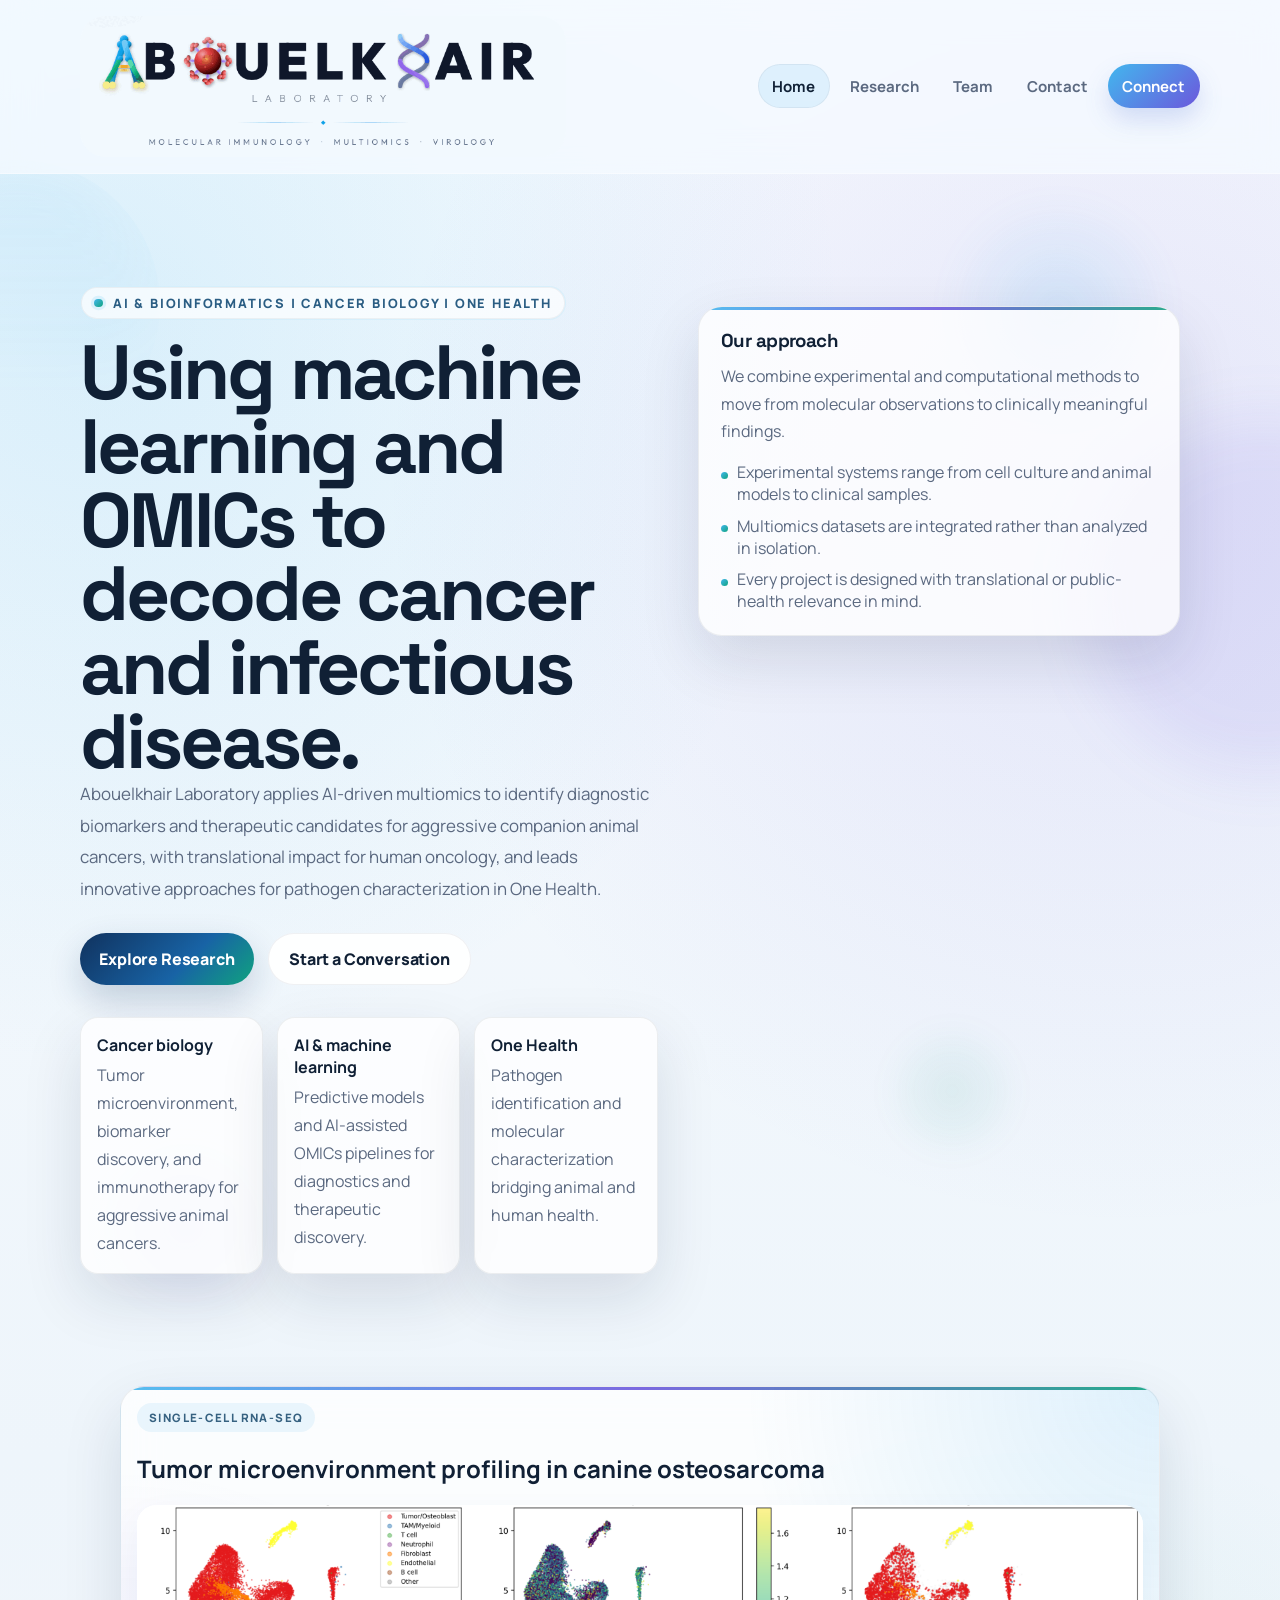
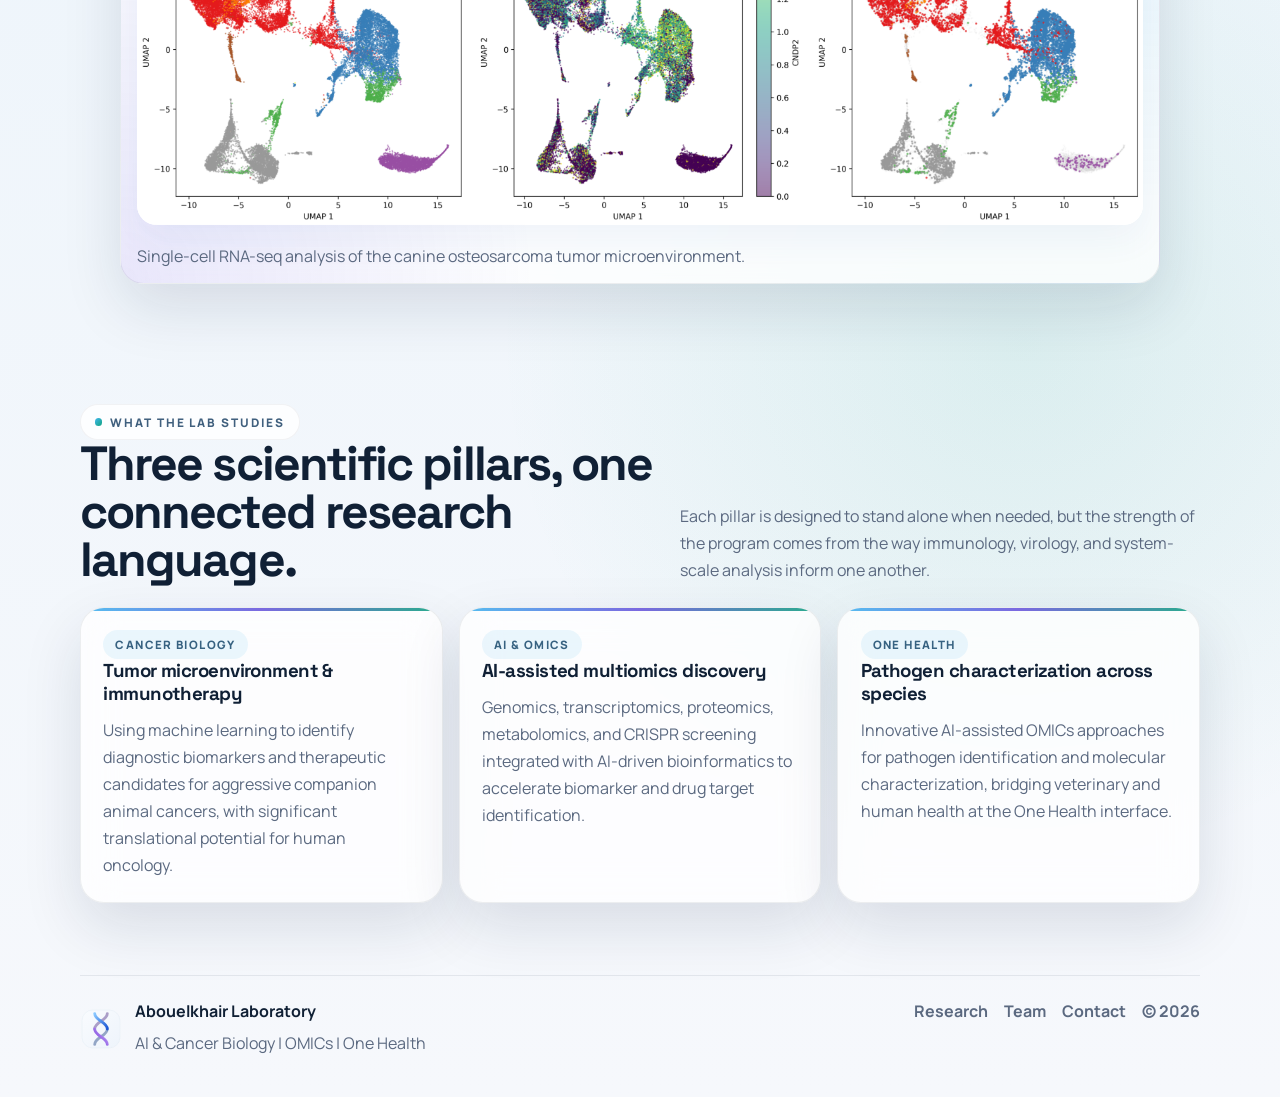
<file: index.html>
<!DOCTYPE html>
<html lang="en">
<head>
  <meta charset="UTF-8">
  <meta name="viewport" content="width=device-width, initial-scale=1.0">
  <title>Abouelkhair Laboratory</title>
  <meta name="description" content="Abouelkhair Laboratory studies molecular immunology, multiomic discovery, and virology through an integrated, translational research lens.">
  <link rel="icon" href="assets/img/abouelkhair-lab-mark.svg" type="image/svg+xml">
  <link rel="stylesheet" href="assets/css/styles.css">
  <script defer src="assets/js/site.js"></script>
</head>
<body>
  <header class="site-header">
    <div class="container header-inner">
      <a class="brand-link" href="index.html" aria-label="Abouelkhair Laboratory home">
        <img class="brand-wordmark" src="assets/img/abouelkhair-lab-animated.gif" alt="Abouelkhair Laboratory">
      </a>
      <button class="nav-toggle" type="button" aria-expanded="false" aria-controls="site-nav">Menu</button>
      <nav class="site-nav" id="site-nav" data-open="false" aria-label="Primary">
        <a aria-current="page" href="index.html">Home</a>
        <a href="research.html">Research</a>
        <a href="team.html">Team</a>
        <a href="contact.html">Contact</a>
        <a class="nav-cta" href="contact.html">Connect</a>
      </nav>
    </div>
  </header>

  <main>
    <section class="hero">
      <div class="orb orb-a"></div>
      <div class="orb orb-b"></div>
      <div class="orb orb-c"></div>
      <div class="container hero-grid home-hero-grid">
        <div class="reveal">
          <span class="eyebrow">AI &amp; Bioinformatics | Cancer Biology | One Health</span>
          <h1>Using machine learning and OMICs to decode cancer and infectious disease.</h1>
          <p class="lede">Abouelkhair Laboratory applies AI-driven multiomics to identify diagnostic biomarkers and therapeutic candidates for aggressive companion animal cancers, with translational impact for human oncology, and leads innovative approaches for pathogen characterization in One Health.</p>
          <div class="hero-actions">
            <a class="button" href="research.html">Explore Research</a>
            <a class="button-ghost" href="contact.html">Start a Conversation</a>
          </div>
          <ul class="hero-metrics">
            <li>
              <strong>Cancer biology</strong>
              <span class="footer-copy">Tumor microenvironment, biomarker discovery, and immunotherapy for aggressive animal cancers.</span>
            </li>
            <li>
              <strong>AI &amp; machine learning</strong>
              <span class="footer-copy">Predictive models and AI-assisted OMICs pipelines for diagnostics and therapeutic discovery.</span>
            </li>
            <li>
              <strong>One Health</strong>
              <span class="footer-copy">Pathogen identification and molecular characterization bridging animal and human health.</span>
            </li>
          </ul>
        </div>

        <aside class="hero-panel reveal delay-1">
          <article class="signal-card">
            <h3>Our approach</h3>
            <p>We combine experimental and computational methods to move from molecular observations to clinically meaningful findings.</p>
            <ul class="micro-list">
              <li>Experimental systems range from cell culture and animal models to clinical samples.</li>
              <li>Multiomics datasets are integrated rather than analyzed in isolation.</li>
              <li>Every project is designed with translational or public-health relevance in mind.</li>
            </ul>
          </article>
        </aside>
      </div>
    </section>

    <section class="section">
      <div class="container">
        <figure class="quote-card reveal omics-feature-card">
          <span class="label-chip">Single-Cell RNA-Seq</span>
          <h2>Tumor microenvironment profiling in canine osteosarcoma</h2>
          <img src="assets/img/OMICS.png" alt="Single-cell RNA sequencing overview of the tumor microenvironment in canine osteosarcoma" class="omics-feature-image" loading="lazy" decoding="async">
          <figcaption>Single-cell RNA-seq analysis of the canine osteosarcoma tumor microenvironment.</figcaption>
        </figure>
      </div>
    </section>

    <section class="section">
      <div class="container">
        <div class="section-heading reveal">
          <div>
            <span class="kicker">What the lab studies</span>
            <h2>Three scientific pillars, one connected research language.</h2>
          </div>
          <p>Each pillar is designed to stand alone when needed, but the strength of the program comes from the way immunology, virology, and system-scale analysis inform one another.</p>
        </div>

        <div class="card-grid three-up">
          <article class="feature-card reveal">
            <span class="label-chip">Cancer Biology</span>
            <h3>Tumor microenvironment &amp; immunotherapy</h3>
            <p>Using machine learning to identify diagnostic biomarkers and therapeutic candidates for aggressive companion animal cancers, with significant translational potential for human oncology.</p>
          </article>
          <article class="feature-card reveal delay-1">
            <span class="label-chip">AI &amp; OMICs</span>
            <h3>AI-assisted multiomics discovery</h3>
            <p>Genomics, transcriptomics, proteomics, metabolomics, and CRISPR screening integrated with AI-driven bioinformatics to accelerate biomarker and drug target identification.</p>
          </article>
          <article class="feature-card reveal delay-2">
            <span class="label-chip">One Health</span>
            <h3>Pathogen characterization across species</h3>
            <p>Innovative AI-assisted OMICs approaches for pathogen identification and molecular characterization, bridging veterinary and human health at the One Health interface.</p>
          </article>
        </div>
      </div>
    </section>

  </main>

  <footer class="footer">
    <div class="container footer-inner">
      <div class="footer-brand">
        <img src="assets/img/abouelkhair-lab-mark.svg" alt="Abouelkhair Laboratory mark">
        <div>
          <strong>Abouelkhair Laboratory</strong>
          <p class="footer-copy">AI &amp; Cancer Biology | OMICs | One Health</p>
        </div>
      </div>
      <div class="footer-links">
        <a href="research.html">Research</a>
        <a href="team.html">Team</a>
        <a href="contact.html">Contact</a>
        <span>© <span data-year></span></span>
      </div>
    </div>
  </footer>
</body>
</html>
</file>
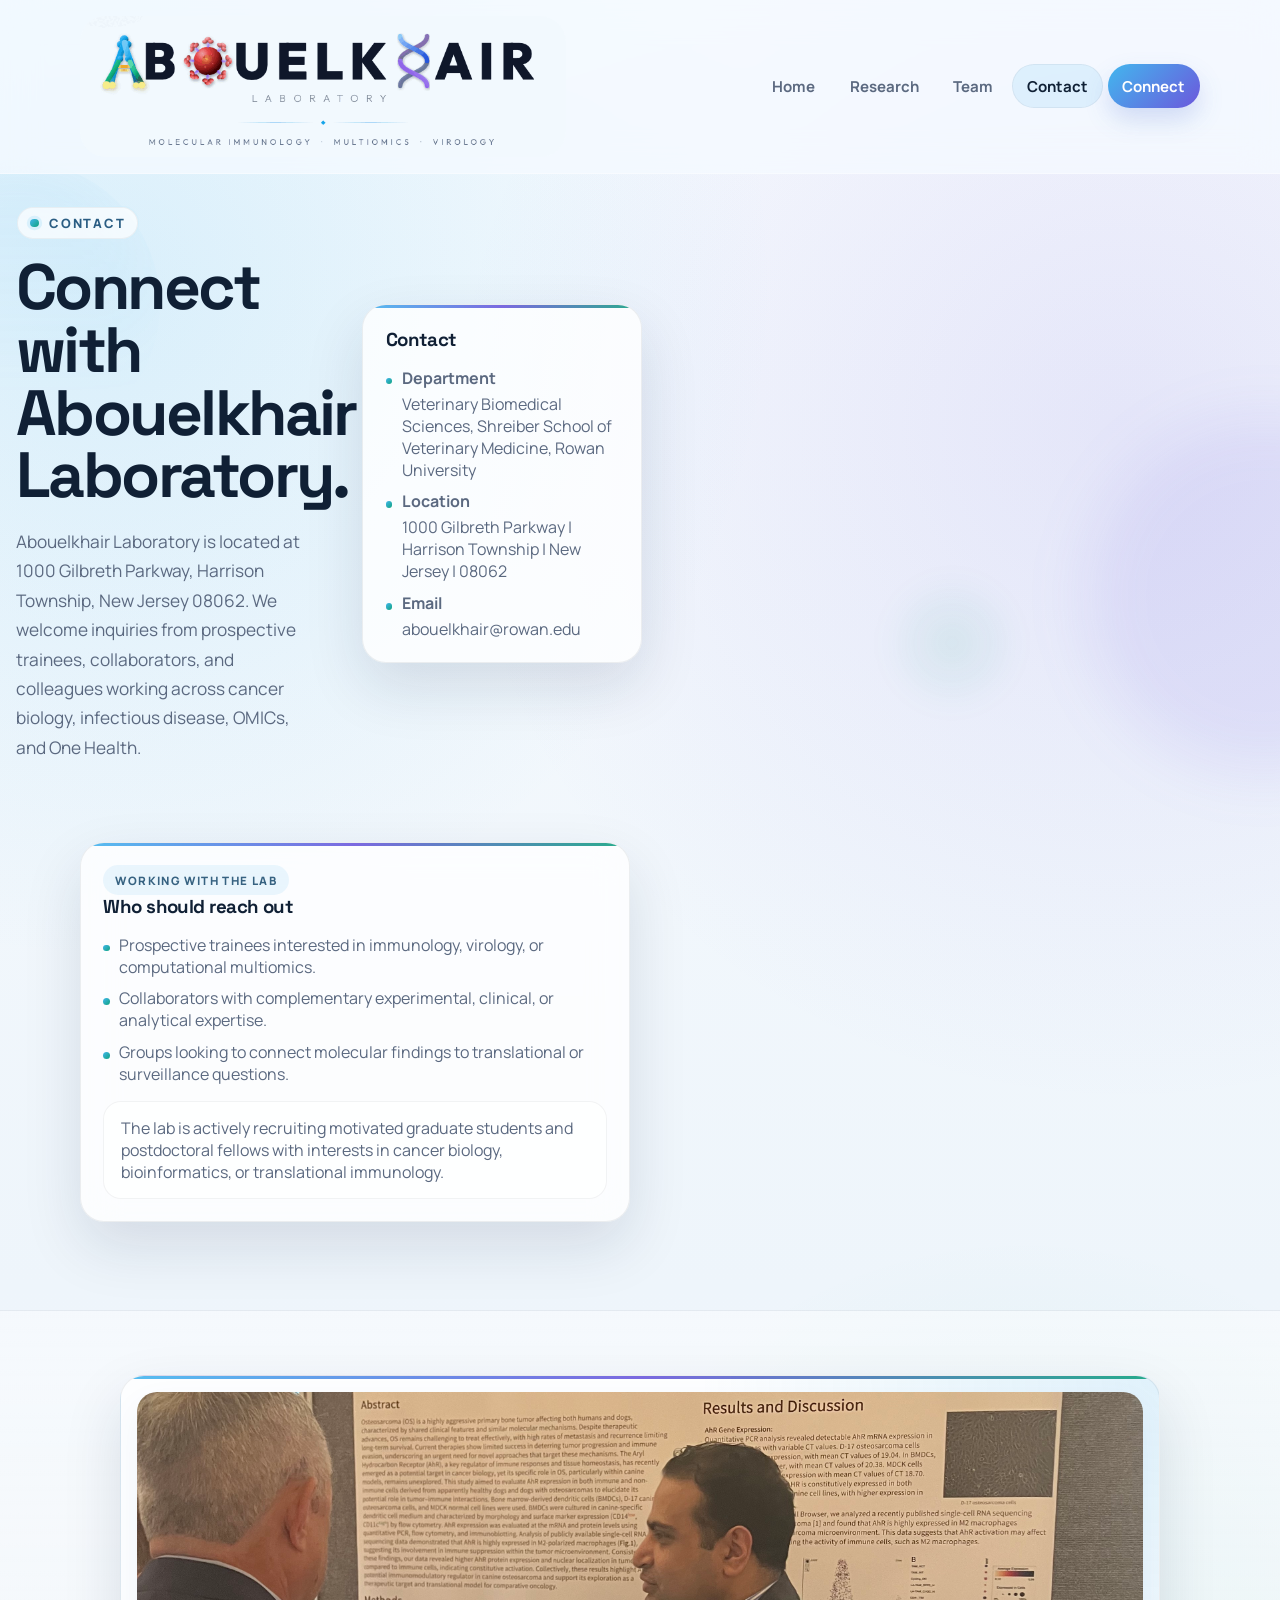
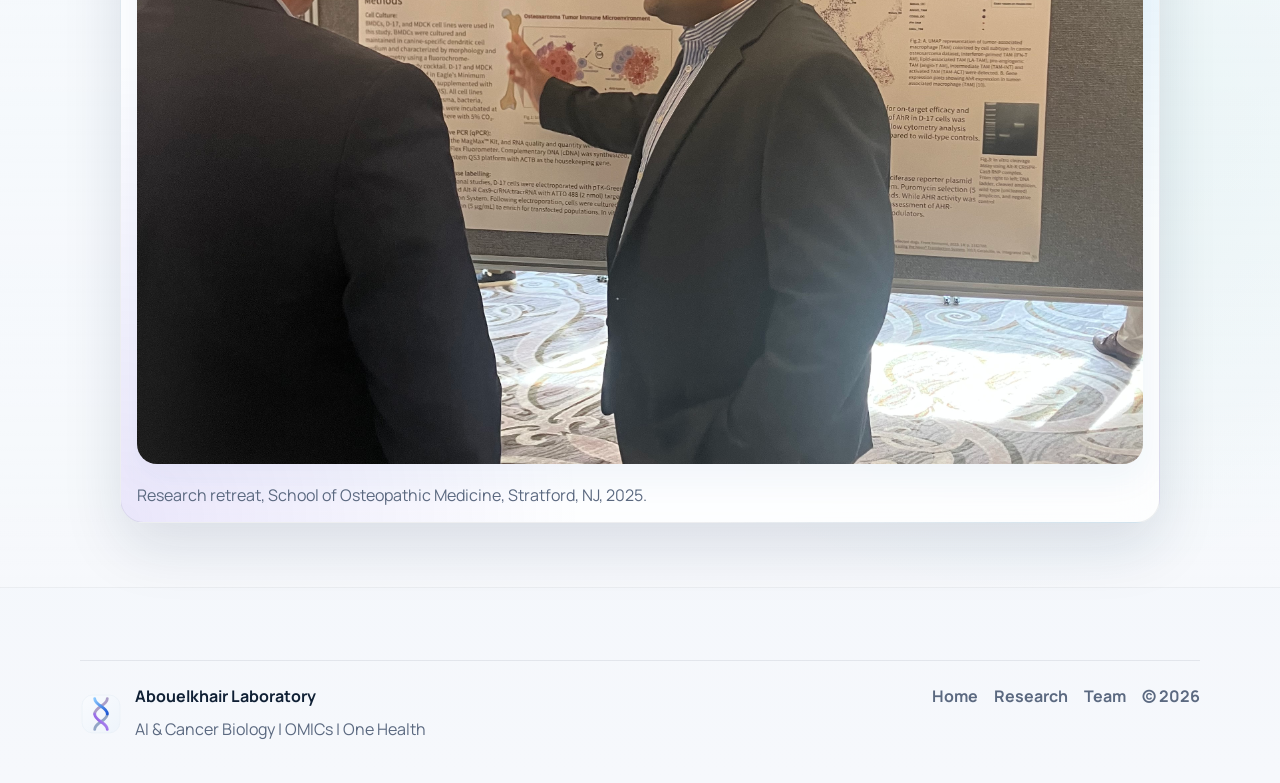
<file: contact.html>
<!DOCTYPE html>
<html lang="en">
<head>
  <meta charset="UTF-8">
  <meta name="viewport" content="width=device-width, initial-scale=1.0">
  <title>Contact | Abouelkhair Laboratory</title>
  <meta name="description" content="Contact and recruitment page for Abouelkhair Laboratory.">
  <link rel="icon" href="assets/img/abouelkhair-lab-mark.svg" type="image/svg+xml">
  <link rel="stylesheet" href="assets/css/styles.css">
  <script defer src="assets/js/site.js"></script>
</head>
<body>
  <header class="site-header">
    <div class="container header-inner">
      <a class="brand-link" href="index.html" aria-label="Abouelkhair Laboratory home">
        <img class="brand-wordmark" src="assets/img/abouelkhair-lab-animated.gif" alt="Abouelkhair Laboratory">
      </a>
      <button class="nav-toggle" type="button" aria-expanded="false" aria-controls="site-nav">Menu</button>
      <nav class="site-nav" id="site-nav" data-open="false" aria-label="Primary">
        <a href="index.html">Home</a>
        <a href="research.html">Research</a>
        <a href="team.html">Team</a>
        <a aria-current="page" href="contact.html">Contact</a>
        <a class="nav-cta" href="contact.html">Connect</a>
      </nav>
    </div>
  </header>

  <main>
    <section class="hero page-hero">
      <div class="orb orb-c"></div>
      <div class="container hero-grid">
        <div class="reveal">
          <span class="eyebrow">Contact</span>
          <h1>Connect with Abouelkhair Laboratory.</h1>
          <p class="page-lede">Abouelkhair Laboratory is located at 1000 Gilbreth Parkway, Harrison Township, New Jersey 08062. We welcome inquiries from prospective trainees, collaborators, and colleagues working across cancer biology, infectious disease, OMICs, and One Health.</p>
        </div>
        <aside class="hero-panel reveal delay-1">
          <article class="signal-card">
            <h3>Contact</h3>
            <ul class="micro-list">
              <li><strong>Department</strong>Veterinary Biomedical Sciences, Shreiber School of Veterinary Medicine, Rowan University</li>
              <li><strong>Location</strong>1000 Gilbreth Parkway | Harrison Township | New Jersey | 08062</li>
              <li><strong>Email</strong>abouelkhair@rowan.edu</li>
            </ul>
          </article>
        </aside>
      </div>
    </section>

    <section class="section">
      <div class="container contact-grid">
        <article class="info-card reveal delay-1">
          <span class="label-chip">Working with the lab</span>
          <h3>Who should reach out</h3>
          <ul class="micro-list">
            <li>Prospective trainees interested in immunology, virology, or computational multiomics.</li>
            <li>Collaborators with complementary experimental, clinical, or analytical expertise.</li>
            <li>Groups looking to connect molecular findings to translational or surveillance questions.</li>
          </ul>
          <div class="notice-bar">The lab is actively recruiting motivated graduate students and postdoctoral fellows with interests in cancer biology, bioinformatics, or translational immunology.</div>
        </article>
      </div>
    </section>

    <section class="accent-band">
      <div class="container">
        <figure class="quote-card reveal retreat-gallery-card">
          <img src="assets/img/research-retreat-1.jpeg" alt="Dr. Mohamed Abouelkhair presenting research at a retreat event" class="retreat-gallery-photo">
          <figcaption>Research retreat, School of Osteopathic Medicine, Stratford, NJ, 2025.</figcaption>
        </figure>
      </div>
    </section>

  </main>

  <footer class="footer">
    <div class="container footer-inner">
      <div class="footer-brand">
        <img src="assets/img/abouelkhair-lab-mark.svg" alt="Abouelkhair Laboratory mark">
        <div>
          <strong>Abouelkhair Laboratory</strong>
          <p class="footer-copy">AI &amp; Cancer Biology | OMICs | One Health</p>
        </div>
      </div>
      <div class="footer-links">
        <a href="index.html">Home</a>
        <a href="research.html">Research</a>
        <a href="team.html">Team</a>
        <span>© <span data-year></span></span>
      </div>
    </div>
  </footer>
</body>
</html>
</file>
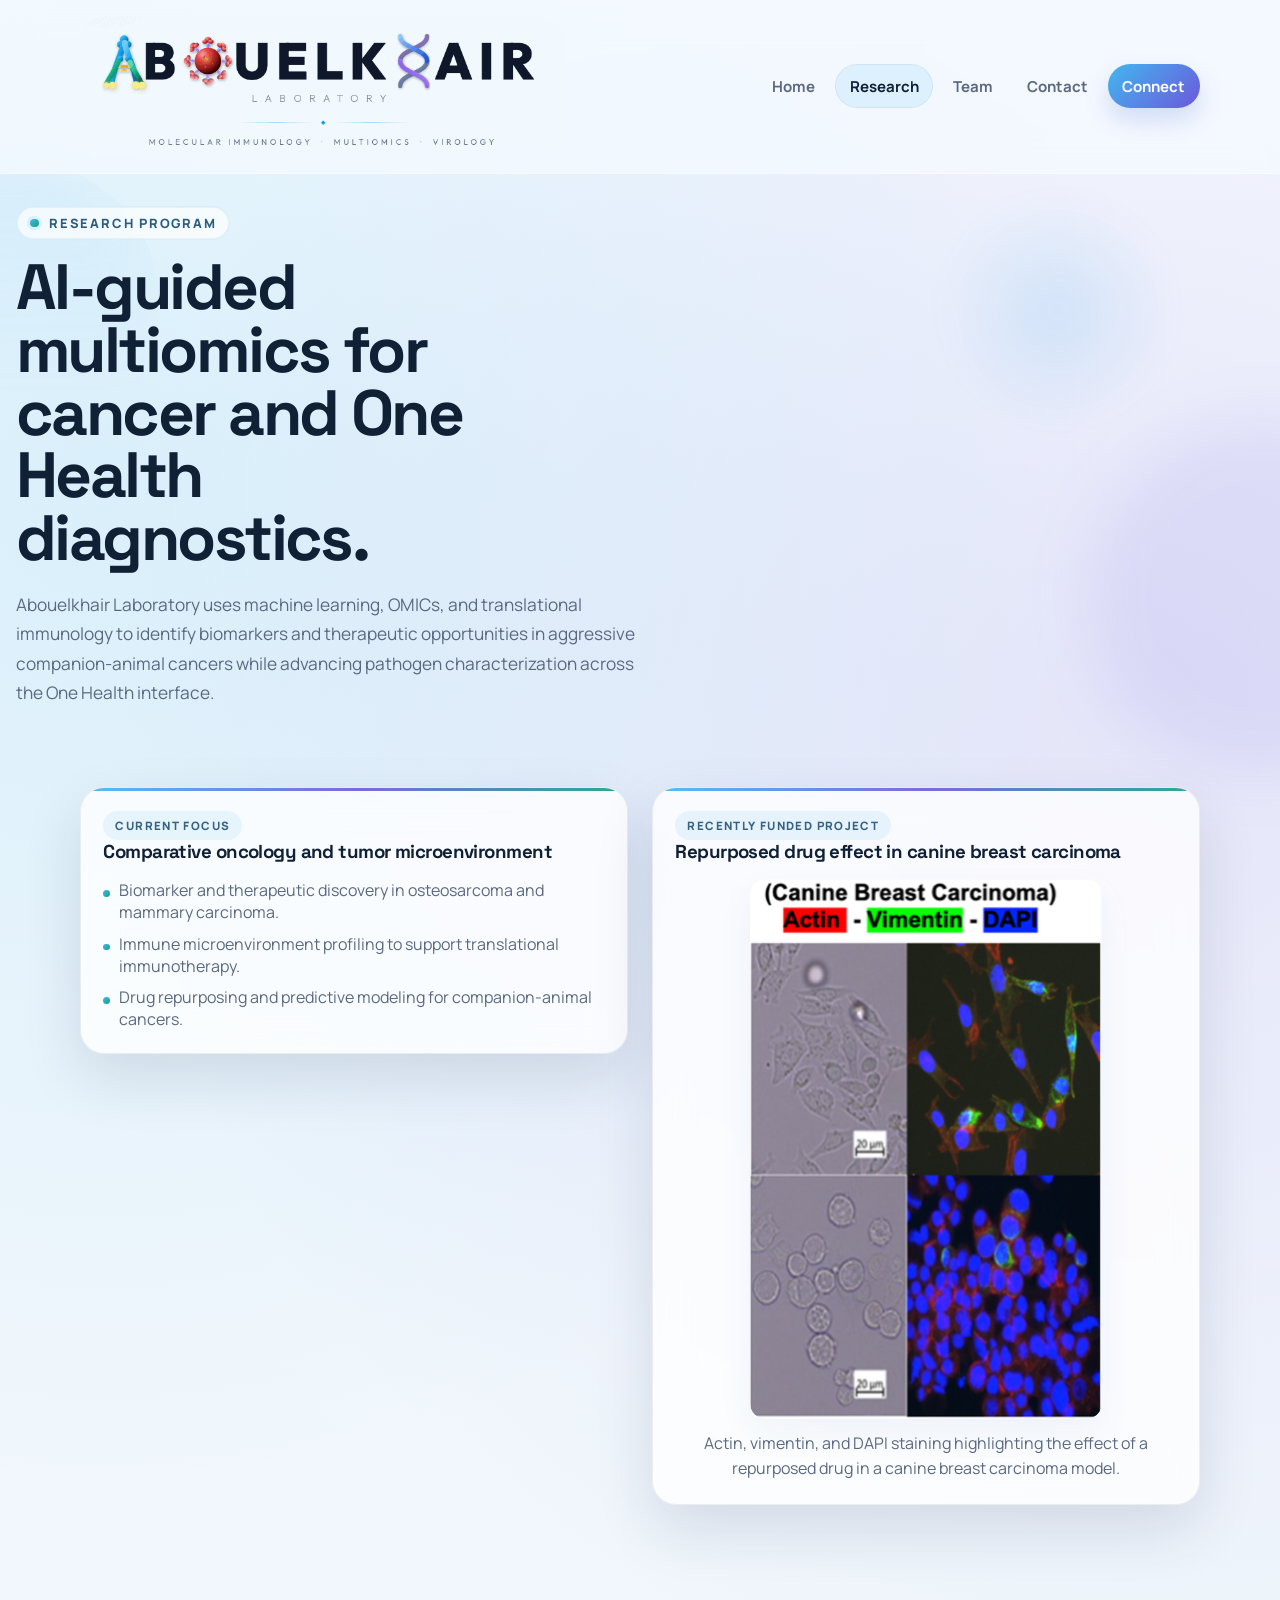
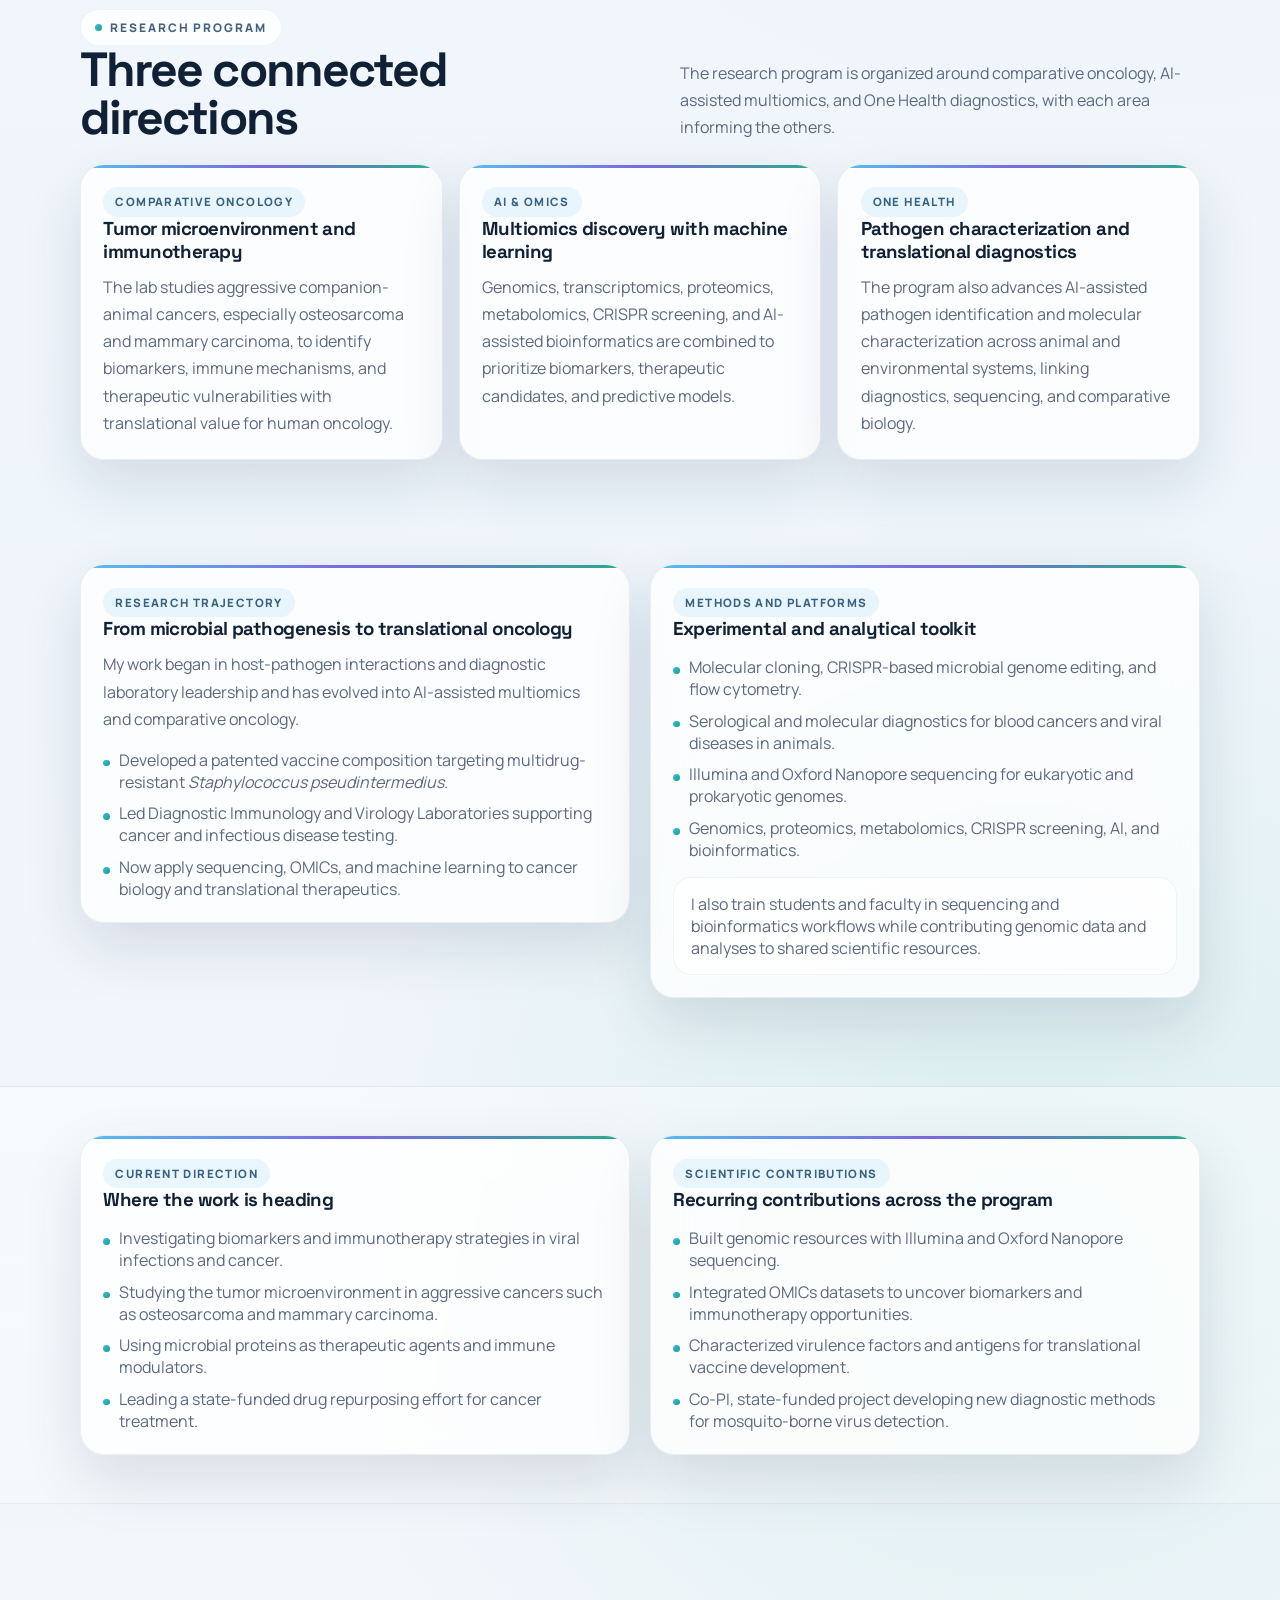
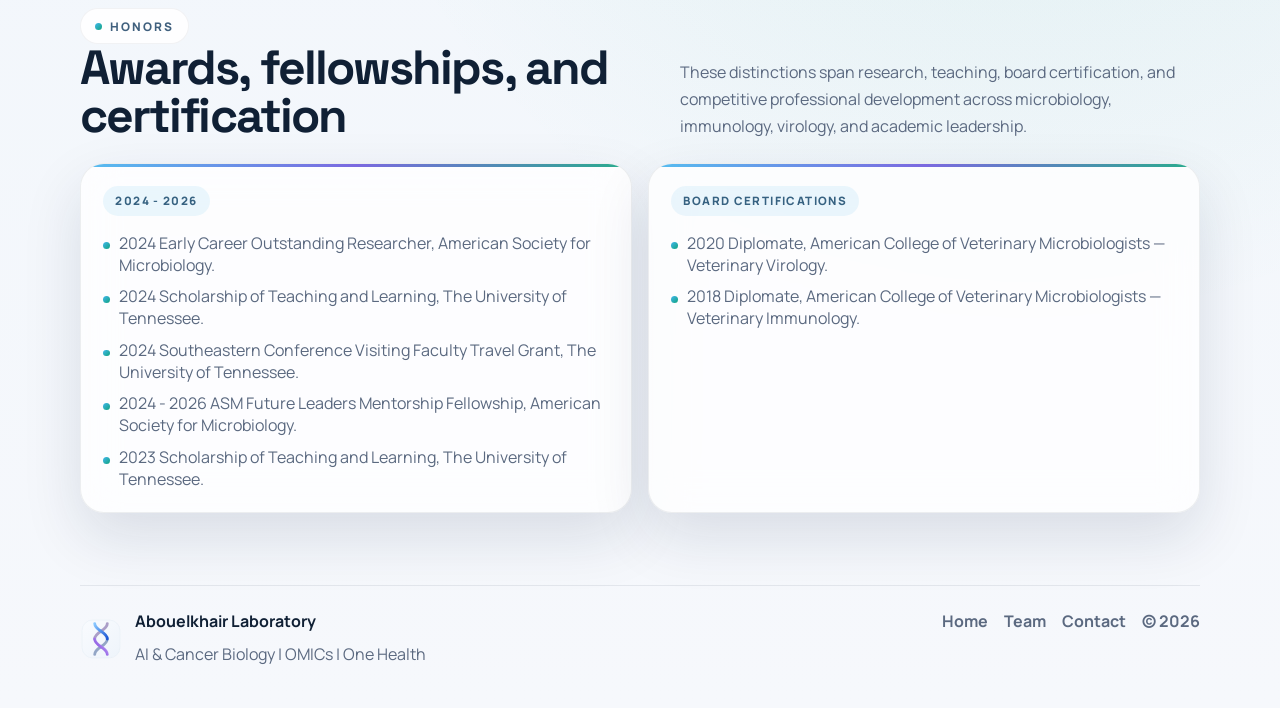
<file: research.html>
<!DOCTYPE html>
<html lang="en">
<head>
  <meta charset="UTF-8">
  <meta name="viewport" content="width=device-width, initial-scale=1.0">
  <title>Research | Abouelkhair Laboratory</title>
  <meta name="description" content="Research statement, honors, and contributions to science for Abouelkhair Laboratory, spanning host-pathogen biology, diagnostics, AI, and comparative oncology.">
  <link rel="icon" href="assets/img/abouelkhair-lab-mark.svg" type="image/svg+xml">
  <link rel="stylesheet" href="assets/css/styles.css">
  <script defer src="assets/js/site.js"></script>
</head>
<body>
  <header class="site-header">
    <div class="container header-inner">
      <a class="brand-link" href="index.html" aria-label="Abouelkhair Laboratory home">
        <img class="brand-wordmark" src="assets/img/abouelkhair-lab-animated.gif" alt="Abouelkhair Laboratory">
      </a>
      <button class="nav-toggle" type="button" aria-expanded="false" aria-controls="site-nav">Menu</button>
      <nav class="site-nav" id="site-nav" data-open="false" aria-label="Primary">
        <a href="index.html">Home</a>
        <a aria-current="page" href="research.html">Research</a>
        <a href="team.html">Team</a>
        <a href="contact.html">Contact</a>
        <a class="nav-cta" href="contact.html">Connect</a>
      </nav>
    </div>
  </header>

  <main>
    <section class="hero page-hero">
      <div class="orb orb-a"></div>
      <div class="container reveal">
        <span class="eyebrow">Research Program</span>
        <h1 class="research-hero-h1">AI-guided multiomics for cancer and One Health diagnostics.</h1>
        <p class="page-lede">Abouelkhair Laboratory uses machine learning, OMICs, and translational immunology to identify biomarkers and therapeutic opportunities in aggressive companion-animal cancers while advancing pathogen characterization across the One Health interface.</p>
      </div>
    </section>

    <section class="section research-focus-section">
      <div class="container research-focus-grid">
        <article class="info-card reveal">
          <span class="label-chip">Current Focus</span>
          <h3>Comparative oncology and tumor microenvironment</h3>
          <ul class="micro-list">
            <li>Biomarker and therapeutic discovery in osteosarcoma and mammary carcinoma.</li>
            <li>Immune microenvironment profiling to support translational immunotherapy.</li>
            <li>Drug repurposing and predictive modeling for companion-animal cancers.</li>
          </ul>
        </article>
        <article class="info-card reveal delay-1">
          <span class="label-chip">Recently Funded Project</span>
          <h3>Repurposed drug effect in canine breast carcinoma</h3>
          <figure class="research-figure">
            <img src="assets/img/Picture1.png" alt="Canine breast carcinoma microscopy panels showing actin, vimentin, and DAPI staining" class="research-image-inline" decoding="async" fetchpriority="high">
            <figcaption>Actin, vimentin, and DAPI staining highlighting the effect of a repurposed drug in a canine breast carcinoma model.</figcaption>
          </figure>
        </article>
      </div>
    </section>

    <section class="section">
      <div class="container">
        <div class="section-heading reveal">
          <div>
            <span class="kicker">Research Program</span>
            <h2>Three connected directions</h2>
          </div>
          <p>The research program is organized around comparative oncology, AI-assisted multiomics, and One Health diagnostics, with each area informing the others.</p>
        </div>

        <div class="card-grid three-up">
          <article class="feature-card reveal">
            <span class="label-chip">Comparative Oncology</span>
            <h3>Tumor microenvironment and immunotherapy</h3>
            <p>The lab studies aggressive companion-animal cancers, especially osteosarcoma and mammary carcinoma, to identify biomarkers, immune mechanisms, and therapeutic vulnerabilities with translational value for human oncology.</p>
          </article>
          <article class="feature-card reveal delay-1">
            <span class="label-chip">AI &amp; OMICs</span>
            <h3>Multiomics discovery with machine learning</h3>
            <p>Genomics, transcriptomics, proteomics, metabolomics, CRISPR screening, and AI-assisted bioinformatics are combined to prioritize biomarkers, therapeutic candidates, and predictive models.</p>
          </article>
          <article class="feature-card reveal delay-2">
            <span class="label-chip">One Health</span>
            <h3>Pathogen characterization and translational diagnostics</h3>
            <p>The program also advances AI-assisted pathogen identification and molecular characterization across animal and environmental systems, linking diagnostics, sequencing, and comparative biology.</p>
          </article>
        </div>
      </div>
    </section>

    <section class="section">
      <div class="container profile-grid">
        <article class="info-card reveal">
          <span class="label-chip">Research Trajectory</span>
          <h3>From microbial pathogenesis to translational oncology</h3>
          <p>My work began in host-pathogen interactions and diagnostic laboratory leadership and has evolved into AI-assisted multiomics and comparative oncology.</p>
          <ul class="micro-list">
            <li>Developed a patented vaccine composition targeting multidrug-resistant <em>Staphylococcus pseudintermedius</em>.</li>
            <li>Led Diagnostic Immunology and Virology Laboratories supporting cancer and infectious disease testing.</li>
            <li>Now apply sequencing, OMICs, and machine learning to cancer biology and translational therapeutics.</li>
          </ul>
        </article>

        <article class="info-card reveal delay-1">
          <span class="label-chip">Methods And Platforms</span>
          <h3>Experimental and analytical toolkit</h3>
          <ul class="micro-list">
            <li>Molecular cloning, CRISPR-based microbial genome editing, and flow cytometry.</li>
            <li>Serological and molecular diagnostics for blood cancers and viral diseases in animals.</li>
            <li>Illumina and Oxford Nanopore sequencing for eukaryotic and prokaryotic genomes.</li>
            <li>Genomics, proteomics, metabolomics, CRISPR screening, AI, and bioinformatics.</li>
          </ul>
          <div class="notice-bar">I also train students and faculty in sequencing and bioinformatics workflows while contributing genomic data and analyses to shared scientific resources.</div>
        </article>
      </div>
    </section>

    <section class="accent-band">
      <div class="container profile-grid">
        <article class="info-card reveal">
          <span class="label-chip">Current Direction</span>
          <h3>Where the work is heading</h3>
          <ul class="micro-list">
            <li>Investigating biomarkers and immunotherapy strategies in viral infections and cancer.</li>
            <li>Studying the tumor microenvironment in aggressive cancers such as osteosarcoma and mammary carcinoma.</li>
            <li>Using microbial proteins as therapeutic agents and immune modulators.</li>
            <li>Leading a state-funded drug repurposing effort for cancer treatment.</li>
          </ul>
        </article>

        <article class="info-card reveal delay-1">
          <span class="label-chip">Scientific Contributions</span>
          <h3>Recurring contributions across the program</h3>
          <ul class="micro-list">
            <li>Built genomic resources with Illumina and Oxford Nanopore sequencing.</li>
            <li>Integrated OMICs datasets to uncover biomarkers and immunotherapy opportunities.</li>
            <li>Characterized virulence factors and antigens for translational vaccine development.</li>
            <li>Co-PI, state-funded project developing new diagnostic methods for mosquito-borne virus detection.</li>
          </ul>
        </article>
      </div>
    </section>

    <section class="section">
      <div class="container">
        <div class="section-heading reveal">
          <div>
            <span class="kicker">Honors</span>
            <h2>Awards, fellowships, and certification</h2>
          </div>
          <p>These distinctions span research, teaching, board certification, and competitive professional development across microbiology, immunology, virology, and academic leadership.</p>
        </div>

        <div class="card-grid two-up">
          <article class="info-card reveal">
            <span class="label-chip">2024 - 2026</span>
            <ul class="micro-list">
              <li>2024 Early Career Outstanding Researcher, American Society for Microbiology.</li>
              <li>2024 Scholarship of Teaching and Learning, The University of Tennessee.</li>
              <li>2024 Southeastern Conference Visiting Faculty Travel Grant, The University of Tennessee.</li>
              <li>2024 - 2026 ASM Future Leaders Mentorship Fellowship, American Society for Microbiology.</li>
              
              <li>2023 Scholarship of Teaching and Learning, The University of Tennessee.</li>
            </ul>
          </article>

          <article class="info-card reveal delay-1">
            <span class="label-chip">Board Certifications</span>
            <ul class="micro-list">
              <li>2020 Diplomate, American College of Veterinary Microbiologists — Veterinary Virology.</li>
              <li>2018 Diplomate, American College of Veterinary Microbiologists — Veterinary Immunology.</li>
            </ul>
          </article>
        </div>
      </div>
    </section>
  </main>

  <footer class="footer">
    <div class="container footer-inner">
      <div class="footer-brand">
        <img src="assets/img/abouelkhair-lab-mark.svg" alt="Abouelkhair Laboratory mark">
        <div>
          <strong>Abouelkhair Laboratory</strong>
          <p class="footer-copy">AI &amp; Cancer Biology | OMICs | One Health</p>
        </div>
      </div>
      <div class="footer-links">
        <a href="index.html">Home</a>
        <a href="team.html">Team</a>
        <a href="contact.html">Contact</a>
        <span>© <span data-year></span></span>
      </div>
    </div>
  </footer>
</body>
</html>
</file>
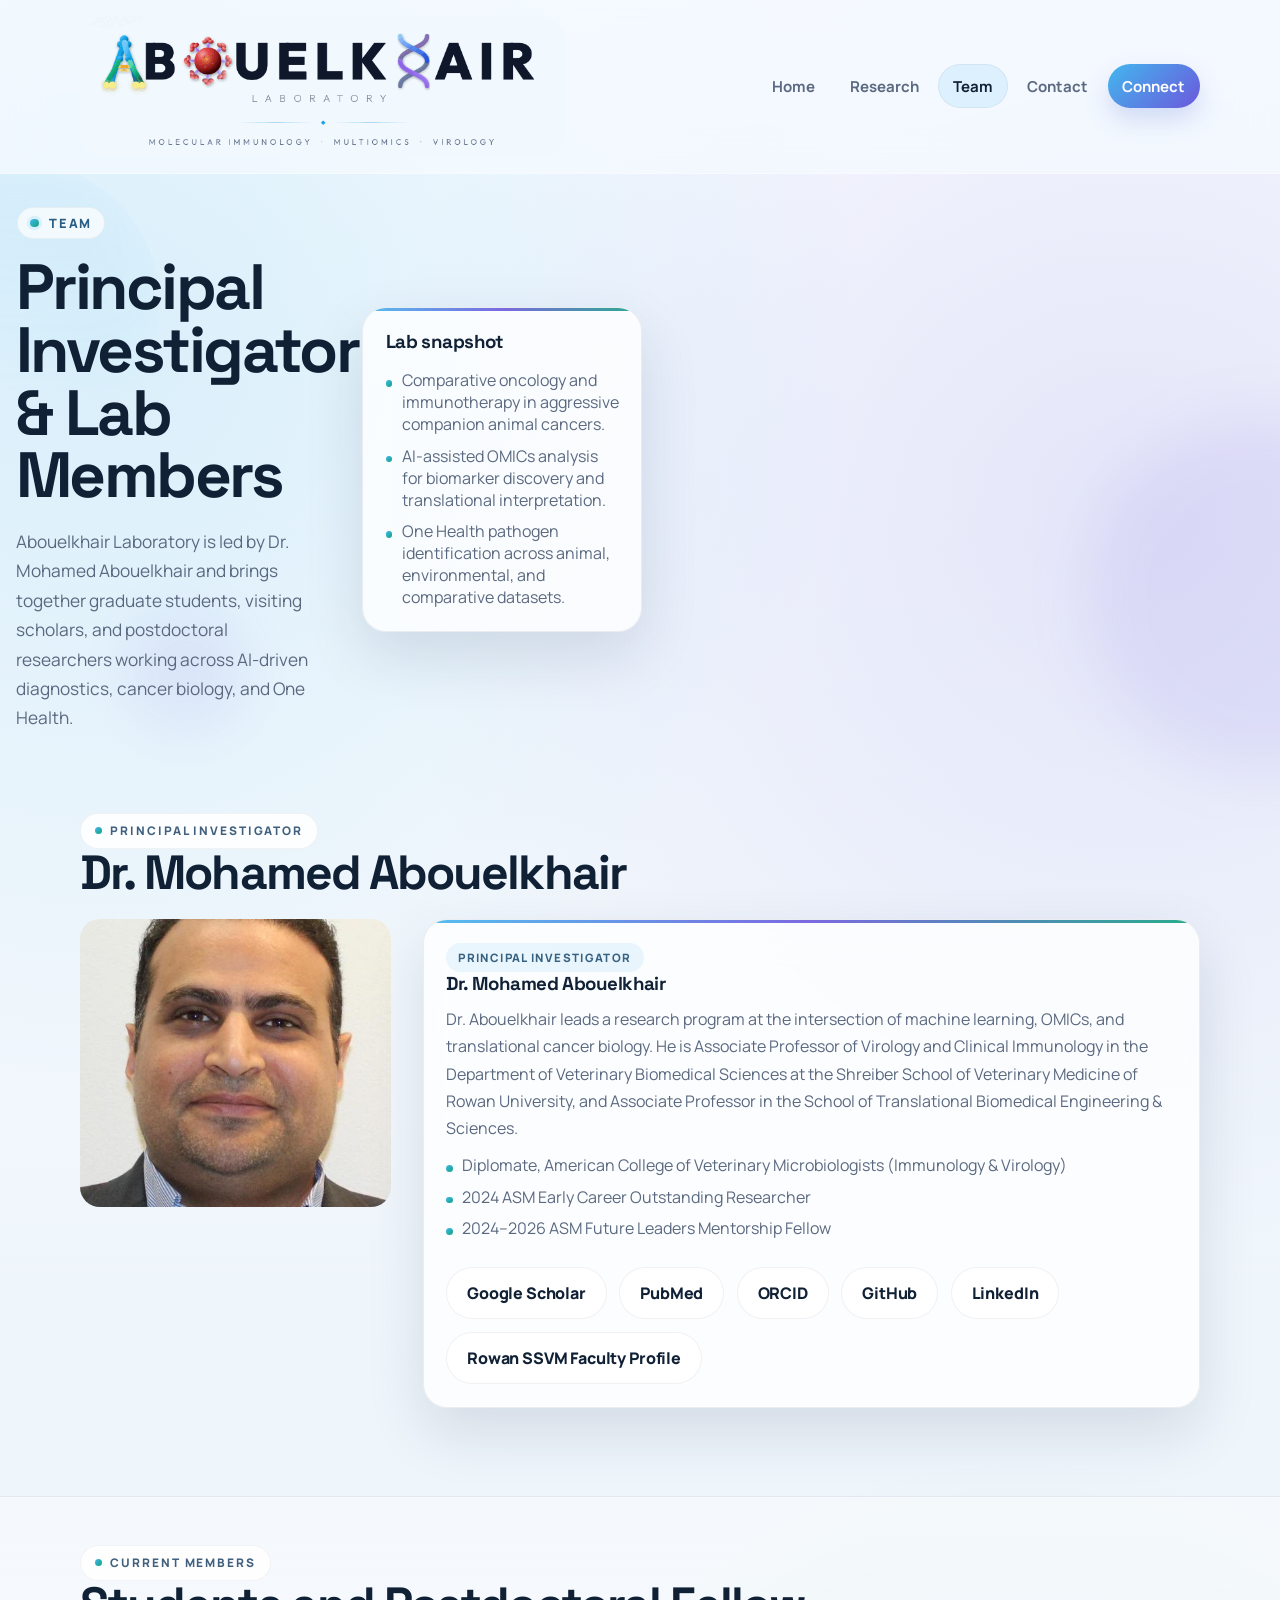
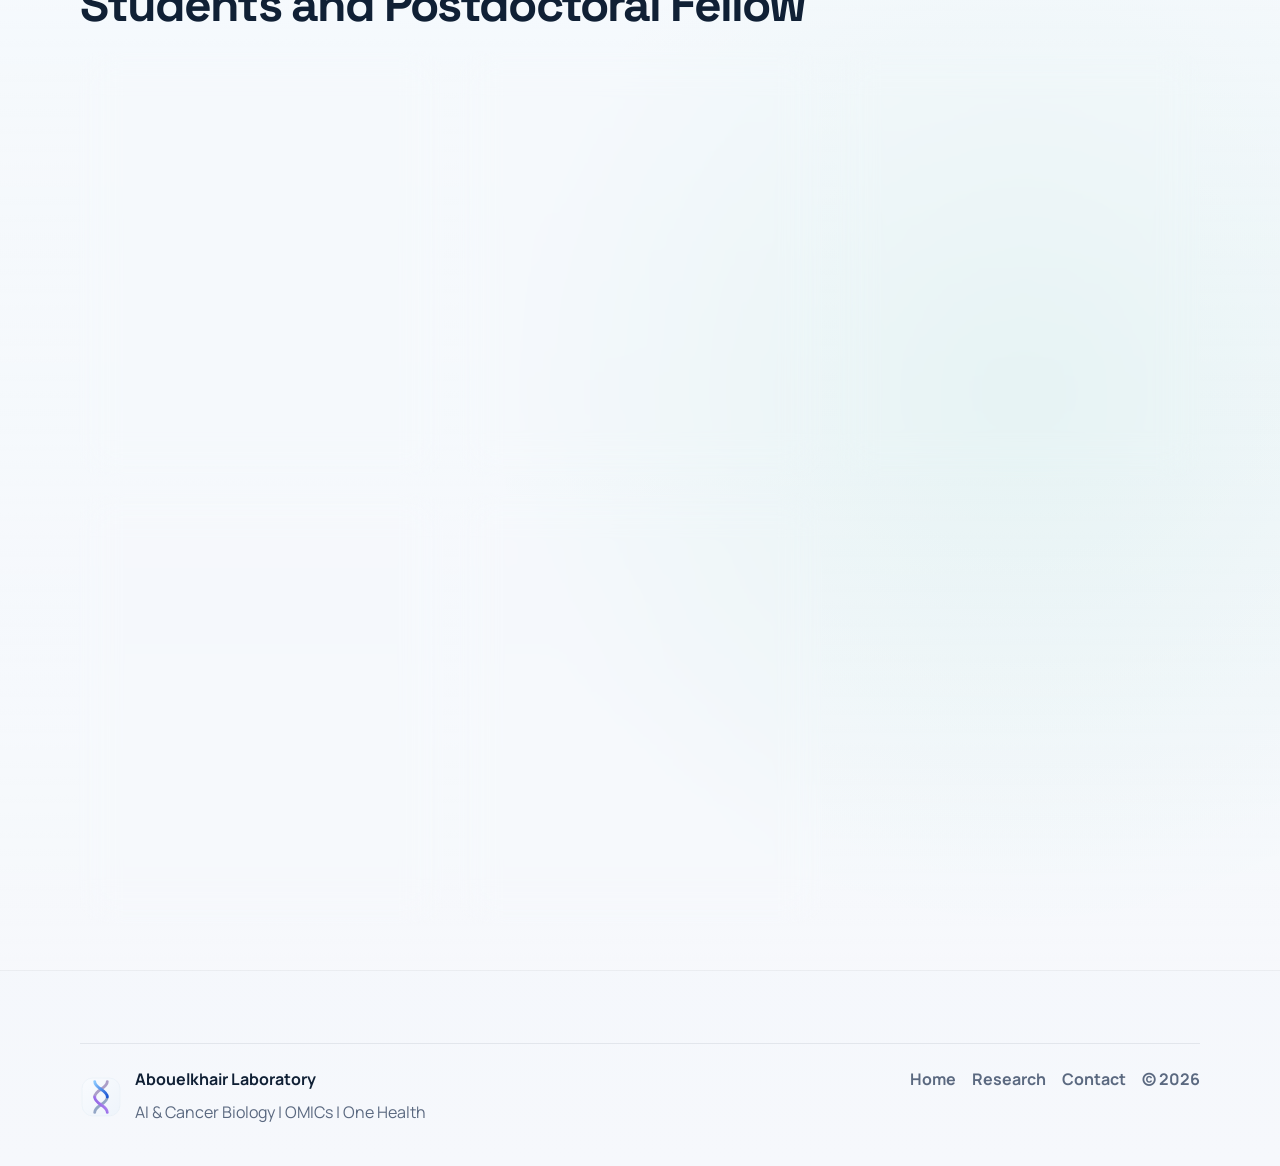
<file: team.html>
<!DOCTYPE html>
<html lang="en">
<head>
  <meta charset="UTF-8">
  <meta name="viewport" content="width=device-width, initial-scale=1.0">
  <title>Team | Abouelkhair Laboratory</title>
  <meta name="description" content="Current trainees and scholars in Abouelkhair Laboratory.">
  <link rel="icon" href="assets/img/abouelkhair-lab-mark.svg" type="image/svg+xml">
  <link rel="stylesheet" href="assets/css/styles.css">
  <script defer src="assets/js/site.js"></script>
</head>
<body>
  <header class="site-header">
    <div class="container header-inner">
      <a class="brand-link" href="index.html" aria-label="Abouelkhair Laboratory home">
        <img class="brand-wordmark" src="assets/img/abouelkhair-lab-animated.gif" alt="Abouelkhair Laboratory">
      </a>
      <button class="nav-toggle" type="button" aria-expanded="false" aria-controls="site-nav">Menu</button>
      <nav class="site-nav" id="site-nav" data-open="false" aria-label="Primary">
        <a href="index.html">Home</a>
        <a href="research.html">Research</a>
        <a aria-current="page" href="team.html">Team</a>
        <a href="contact.html">Contact</a>
        <a class="nav-cta" href="contact.html">Connect</a>
      </nav>
    </div>
  </header>

  <main>
    <section class="hero page-hero">
      <div class="orb orb-b"></div>
      <div class="container hero-grid">
        <div class="reveal">
          <span class="eyebrow">Team</span>
          <h1>Principal Investigator &amp; Lab Members</h1>
          <p class="page-lede">Abouelkhair Laboratory is led by Dr. Mohamed Abouelkhair and brings together graduate students, visiting scholars, and postdoctoral researchers working across AI-driven diagnostics, cancer biology, and One Health.</p>
        </div>
        <aside class="hero-panel reveal delay-1">
          <article class="signal-card">
            <h3>Lab snapshot</h3>
            <ul class="micro-list">
              <li>Comparative oncology and immunotherapy in aggressive companion animal cancers.</li>
              <li>AI-assisted OMICs analysis for biomarker discovery and translational interpretation.</li>
              <li>One Health pathogen identification across animal, environmental, and comparative datasets.</li>
            </ul>
          </article>
        </aside>
      </div>
    </section>

    <section class="section">
      <div class="container">
        <div class="section-heading reveal">
          <div>
            <span class="kicker">Principal Investigator</span>
            <h2>Dr. Mohamed Abouelkhair</h2>
          </div>
        </div>
        <div class="card-grid" style="grid-template-columns:minmax(0,0.4fr) minmax(0,1fr);gap:2rem;align-items:start;">
          <img src="assets/img/pi-abouelkhair.jpeg" alt="Dr. Mohamed Abouelkhair" class="team-member-photo reveal team-member-photo-large">
          <article class="info-card reveal delay-1">
            <span class="label-chip">Principal Investigator</span>
            <h3>Dr. Mohamed Abouelkhair</h3>
            <p>Dr. Abouelkhair leads a research program at the intersection of machine learning, OMICs, and translational cancer biology. He is Associate Professor of Virology and Clinical Immunology in the Department of Veterinary Biomedical Sciences at the Shreiber School of Veterinary Medicine of Rowan University, and Associate Professor in the School of Translational Biomedical Engineering &amp; Sciences.</p>
            <ul class="micro-list" style="margin-top:0.75rem;">
              <li>Diplomate, American College of Veterinary Microbiologists (Immunology &amp; Virology)</li>
              <li>2024 ASM Early Career Outstanding Researcher</li>
              <li>2024–2026 ASM Future Leaders Mentorship Fellow</li>
            </ul>
            <div class="inline-actions">
              <a class="button-ghost" href="https://scholar.google.com/citations?user=aM9mPHwAAAAJ&hl=en" target="_blank" rel="noopener">Google Scholar</a>
              <a class="button-ghost" href="https://pubmed.ncbi.nlm.nih.gov/?term=Mohamed+A.+Abouelkhair" target="_blank" rel="noopener">PubMed</a>
              <a class="button-ghost" href="https://orcid.org/my-orcid?orcid=0000-0003-0109-6000" target="_blank" rel="noopener">ORCID</a>
              <a class="button-ghost" href="https://github.com/mabouelk" target="_blank" rel="noopener">GitHub</a>
              <a class="button-ghost" href="https://www.linkedin.com/in/mohamed-abouelkhair-dvm-ms-phd-dipl-acvm-62a401aa/" target="_blank" rel="noopener">LinkedIn</a>
              <a class="button-ghost" href="https://svm.rowan.edu/faculty-profiles/abouelkhair-mohamed.html" target="_blank" rel="noopener">Rowan SSVM Faculty Profile</a>
            </div>
          </article>
        </div>
      </div>
    </section>

    <section class="accent-band">
      <div class="container">
        <div class="section-heading reveal">
          <div>
            <span class="kicker">Current Members</span>
            <h2>Students and Postdoctoral Fellow</h2>
          </div>
        </div>

        <div class="card-grid three-up">
          <article class="feature-card reveal">
            <img src="assets/img/hajra-sohail.jpg?v=20260715" alt="Hajra Sohail" class="team-member-photo" decoding="async">
            <span class="label-chip" style="margin-top:0.75rem;">PhD Student</span>
            <h3>Hajra Sohail</h3>
            <p class="team-note">PhD student in Abouelkhair Laboratory.</p>
          </article>

          <article class="feature-card reveal delay-1">
            <img src="assets/img/ahmed-aldesoky.jpg?v=20260715" alt="Ahmed Aldesoky" class="team-member-photo" decoding="async">
            <span class="label-chip" style="margin-top:0.75rem;">Graduate Student</span>
            <h3>Ahmed Aldesoky</h3>
            <p class="team-note">Graduate student researcher in Abouelkhair Laboratory.</p>
          </article>

          <article class="feature-card reveal delay-2">
            <img src="assets/img/Grace-Huang.jpeg?v=20260715b" alt="Grace Huang" class="team-member-photo" decoding="async">
            <span class="label-chip" style="margin-top:0.75rem;">Student</span>
            <h3>Grace Huang</h3>
            <p class="team-note">Student researcher in Abouelkhair Laboratory.</p>
          </article>

          <article class="feature-card reveal">
            <img src="assets/img/Ahtisham-Khan.jpeg?v=20260715b" alt="Ahtisham Khan" class="team-member-photo" decoding="async">
            <span class="label-chip" style="margin-top:0.75rem;">Undergraduate Student</span>
            <h3>Ahtisham Khan</h3>
            <p class="team-note">Undergraduate student researcher in Abouelkhair Laboratory.</p>
          </article>

          <article class="feature-card reveal delay-1">
            <div class="team-member-monogram" aria-hidden="true"><span>OE</span></div>
            <span class="label-chip" style="margin-top:0.75rem;">Postdoctoral Fellow</span>
            <h3>Ola Elsakhawy</h3>
            <p class="team-note">Postdoctoral fellow in Abouelkhair Laboratory.</p>
          </article>
        </div>
      </div>
    </section>
  </main>

  <footer class="footer">
    <div class="container footer-inner">
      <div class="footer-brand">
        <img src="assets/img/abouelkhair-lab-mark.svg" alt="Abouelkhair Laboratory mark">
        <div>
          <strong>Abouelkhair Laboratory</strong>
          <p class="footer-copy">AI &amp; Cancer Biology | OMICs | One Health</p>
        </div>
      </div>
      <div class="footer-links">
        <a href="index.html">Home</a>
        <a href="research.html">Research</a>
        <a href="contact.html">Contact</a>
        <span>© <span data-year></span></span>
      </div>
    </div>
  </footer>
</body>
</html>
</file>
<file: assets/css/styles.css>
@import url('https://fonts.googleapis.com/css2?family=Manrope:wght@400;500;600;700;800&family=Space+Grotesk:wght@500;700&display=swap');

:root {
  --bg: #eef4fb;
  --bg-strong: #f8fbfe;
  --surface: rgba(255, 255, 255, 0.84);
  --surface-strong: #ffffff;
  --ink: #0f1c31;
  --muted: #60708a;
  --line: rgba(15, 28, 49, 0.1);
  --sky: #32a6ea;
  --teal: #119d79;
  --violet: #6f55df;
  --crimson: #d94f4f;
  --gold: #eca939;
  --radius: 24px;
  --radius-sm: 18px;
  --shadow: 0 24px 60px rgba(34, 89, 164, 0.08);
  --shadow-soft: 0 14px 35px rgba(34, 89, 164, 0.06);
  --max: 1180px;
}

* {
  box-sizing: border-box;
}

html {
  scroll-behavior: smooth;
}

body {
  margin: 0;
  min-height: 100vh;
  font-family: 'Manrope', sans-serif;
  color: var(--ink);
  background:
    radial-gradient(circle at 12% 14%, rgba(72, 184, 242, 0.18), transparent 28%),
    radial-gradient(circle at 84% 20%, rgba(111, 85, 223, 0.12), transparent 22%),
    radial-gradient(circle at 78% 72%, rgba(17, 157, 121, 0.11), transparent 25%),
    linear-gradient(180deg, #f5f9fd 0%, var(--bg) 42%, #edf3fb 100%);
}

body::before {
  content: '';
  position: fixed;
  inset: 0;
  background:
    linear-gradient(rgba(255, 255, 255, 0.2), rgba(255, 255, 255, 0.2)),
    repeating-linear-gradient(90deg, transparent 0, transparent 79px, rgba(15, 28, 49, 0.018) 79px, rgba(15, 28, 49, 0.018) 80px),
    repeating-linear-gradient(180deg, transparent 0, transparent 79px, rgba(15, 28, 49, 0.018) 79px, rgba(15, 28, 49, 0.018) 80px);
  pointer-events: none;
  z-index: -2;
  mask-image: linear-gradient(180deg, rgba(0, 0, 0, 0.55), transparent 82%);
}

img {
  display: block;
  max-width: 100%;
}

a {
  color: inherit;
  text-decoration: none;
}

p {
  margin: 0;
}

.container {
  width: min(var(--max), calc(100% - 2rem));
  margin-inline: auto;
}

.site-header {
  position: sticky;
  top: 0;
  z-index: 40;
  backdrop-filter: blur(18px);
  background: rgba(248, 251, 254, 0.76);
  border-bottom: 1px solid rgba(15, 28, 49, 0.06);
}

.header-inner {
  display: flex;
  align-items: center;
  justify-content: space-between;
  gap: 1rem;
  padding: 1rem 0;
}

.brand-link {
  position: relative;
  display: inline-flex;
  align-items: center;
  flex-shrink: 0;
  width: clamp(340px, 38vw, 520px);
  height: clamp(96px, 11vw, 150px);
  overflow: hidden;
  border-radius: 26px;
}

.brand-wordmark {
  width: 100%;
  height: 100%;
  object-fit: cover;
  object-position: center;
  transform: scale(1.58);
  transform-origin: center;
  mix-blend-mode: multiply;
}

.site-nav {
  display: flex;
  align-items: center;
  gap: 0.4rem;
}

.site-nav a {
  padding: 0.78rem 1rem;
  border-radius: 999px;
  font-size: 0.95rem;
  font-weight: 700;
  color: var(--muted);
  transition: background-color 180ms ease, color 180ms ease, transform 180ms ease;
}

.site-nav a:hover,
.site-nav a:focus-visible {
  color: var(--ink);
  background: rgba(255, 255, 255, 0.86);
  outline: none;
}

.site-nav a[aria-current='page'] {
  color: var(--ink);
  background: rgba(255, 255, 255, 0.92);
  box-shadow: inset 0 0 0 1px rgba(15, 28, 49, 0.05);
}

.site-nav .nav-cta {
  color: #fff;
  background: linear-gradient(135deg, var(--sky), var(--violet));
  box-shadow: 0 12px 24px rgba(80, 119, 209, 0.22);
}

.site-nav .nav-cta:hover,
.site-nav .nav-cta:focus-visible {
  color: #fff;
  background: linear-gradient(135deg, #2f98db, #624cce);
}

.nav-toggle {
  display: none;
  border: 0;
  border-radius: 999px;
  padding: 0.85rem 1rem;
  background: rgba(255, 255, 255, 0.92);
  color: var(--ink);
  font: inherit;
  font-weight: 700;
  box-shadow: inset 0 0 0 1px rgba(15, 28, 49, 0.06);
}

.hero {
  position: relative;
  padding: clamp(4rem, 9vw, 7rem) 0 4rem;
}

.hero-grid,
.split-grid,
.approach-grid,
.contact-grid,
.profile-grid {
  display: grid;
  gap: 1.25rem;
}

.hero-grid {
  grid-template-columns: minmax(0, 1.2fr) minmax(320px, 0.8fr);
  align-items: center;
}

.eyebrow,
.kicker,
.pill {
  display: inline-flex;
  align-items: center;
  gap: 0.5rem;
  border-radius: 999px;
  padding: 0.6rem 0.95rem;
  font-size: 0.74rem;
  font-weight: 800;
  letter-spacing: 0.16em;
  text-transform: uppercase;
  color: #40607e;
  background: rgba(255, 255, 255, 0.86);
  box-shadow: inset 0 0 0 1px rgba(15, 28, 49, 0.05);
}

.eyebrow::before,
.kicker::before {
  content: '';
  width: 0.45rem;
  height: 0.45rem;
  border-radius: 999px;
  background: linear-gradient(135deg, var(--sky), var(--teal));
}

.hero h1,
.page-hero h1,
.section-heading h2,
.cta-banner h2,
.card-title {
  margin: 0;
  font-family: 'Space Grotesk', sans-serif;
  letter-spacing: -0.04em;
}

.hero h1 {
  margin-top: 1rem;
  font-size: clamp(2.9rem, 6vw, 5.3rem);
  line-height: 0.96;
  max-width: 11ch;
}

.page-hero h1 {
  margin-top: 1rem;
  font-size: clamp(2.3rem, 5vw, 4.2rem);
  line-height: 0.98;
  max-width: 12ch;
}

.lede,
.page-lede,
.section-heading p,
.feature-card p,
.method-card p,
.info-card p,
.publication-item p,
.signal-card p,
.callout-card p,
.footer-copy,
.contact-note,
.team-note {
  color: var(--muted);
  line-height: 1.7;
}

.lede,
.page-lede {
  margin-top: 1.25rem;
  font-size: 1.08rem;
  max-width: 57ch;
}

.hero-actions,
.banner-actions,
.inline-actions {
  display: flex;
  flex-wrap: wrap;
  gap: 0.8rem;
  margin-top: 1.75rem;
}

.button,
.button-ghost {
  display: inline-flex;
  align-items: center;
  justify-content: center;
  gap: 0.6rem;
  min-height: 3.25rem;
  padding: 0.9rem 1.3rem;
  border-radius: 999px;
  font-weight: 800;
  letter-spacing: -0.01em;
  transition: transform 180ms ease, box-shadow 180ms ease, background-color 180ms ease;
}

.button {
  color: #fff;
  background: linear-gradient(135deg, var(--sky), var(--violet));
  box-shadow: 0 16px 30px rgba(74, 118, 213, 0.24);
}

.button:hover,
.button:focus-visible,
.button-ghost:hover,
.button-ghost:focus-visible {
  transform: translateY(-2px);
  outline: none;
}

.button-ghost {
  color: var(--ink);
  background: rgba(255, 255, 255, 0.92);
  box-shadow: inset 0 0 0 1px rgba(15, 28, 49, 0.06);
}

.hero-metrics,
.pillars,
.card-grid,
.publication-list,
.contact-list,
.timeline,
.micro-list {
  list-style: none;
  padding: 0;
  margin: 0;
}

.hero-metrics {
  display: grid;
  grid-template-columns: repeat(3, minmax(0, 1fr));
  gap: 0.85rem;
  margin-top: 2rem;
}

.hero-metrics li,
.signal-card,
.feature-card,
.method-card,
.info-card,
.callout-card,
.publication-item,
.timeline li,
.team-card,
.quote-card {
  background: var(--surface);
  border: 1px solid rgba(15, 28, 49, 0.07);
  box-shadow: var(--shadow);
  backdrop-filter: blur(18px);
}

.hero-metrics li {
  padding: 1rem;
  border-radius: var(--radius-sm);
}

.hero-metrics strong {
  display: block;
  font-size: 1rem;
  margin-bottom: 0.3rem;
}

.hero-panel {
  display: grid;
  gap: 1rem;
}

.signal-card,
.feature-card,
.method-card,
.info-card,
.callout-card,
.team-card,
.quote-card {
  position: relative;
  overflow: hidden;
  border-radius: var(--radius);
  padding: 1.4rem;
}

.signal-card::before,
.feature-card::before,
.method-card::before,
.info-card::before,
.callout-card::before,
.team-card::before,
.quote-card::before {
  content: '';
  position: absolute;
  inset: 0 auto auto 0;
  width: 100%;
  height: 3px;
  background: linear-gradient(90deg, var(--sky), var(--violet), var(--teal));
  opacity: 0.9;
}

.signal-card h3,
.feature-card h3,
.method-card h3,
.info-card h3,
.publication-item h3,
.team-card h3,
.quote-card h3 {
  margin: 0 0 0.7rem;
  font-family: 'Space Grotesk', sans-serif;
  letter-spacing: -0.03em;
}

.pillars {
  display: grid;
  gap: 0.75rem;
  margin-top: 1rem;
}

.pillars li {
  padding: 0.95rem 1rem;
  border-radius: 18px;
  background: rgba(255, 255, 255, 0.66);
  box-shadow: inset 0 0 0 1px rgba(15, 28, 49, 0.05);
}

.pillars strong,
.micro-list strong {
  display: block;
  margin-bottom: 0.25rem;
}

.micro-list {
  display: grid;
  gap: 0.6rem;
  margin-top: 1rem;
}

.micro-list li {
  padding-left: 1rem;
  color: var(--muted);
  position: relative;
}

.micro-list li::before {
  content: '';
  position: absolute;
  left: 0;
  top: 0.68rem;
  width: 0.42rem;
  height: 0.42rem;
  border-radius: 999px;
  background: linear-gradient(135deg, var(--sky), var(--teal));
}

.section,
.page-hero {
  padding: 0 0 4.5rem;
}

.section-heading {
  display: flex;
  justify-content: space-between;
  align-items: end;
  gap: 1.5rem;
  margin-bottom: 1.4rem;
}

.section-heading h2 {
  font-size: clamp(1.8rem, 4vw, 3rem);
  line-height: 1;
}

.section-heading p {
  max-width: 52ch;
}

.card-grid {
  display: grid;
  gap: 1rem;
}

.three-up {
  grid-template-columns: repeat(3, minmax(0, 1fr));
}

.two-up {
  grid-template-columns: repeat(2, minmax(0, 1fr));
}

.accent-band {
  margin: 1rem 0 4.5rem;
  padding: 3rem 0;
  background: linear-gradient(180deg, rgba(255, 255, 255, 0.44), rgba(255, 255, 255, 0.2));
  border-block: 1px solid rgba(15, 28, 49, 0.06);
}

.approach-grid,
.contact-grid,
.profile-grid {
  grid-template-columns: repeat(2, minmax(0, 1fr));
  align-items: start;
}

.timeline {
  display: grid;
  gap: 0.85rem;
}

.timeline li {
  display: grid;
  grid-template-columns: auto 1fr;
  gap: 1rem;
  align-items: start;
  border-radius: var(--radius-sm);
  padding: 1.1rem;
}

.timeline-step {
  display: inline-grid;
  place-items: center;
  width: 2.4rem;
  height: 2.4rem;
  border-radius: 999px;
  font-size: 0.86rem;
  font-weight: 800;
  color: #fff;
  background: linear-gradient(135deg, var(--sky), var(--violet));
}

.timeline strong {
  display: block;
  margin-bottom: 0.35rem;
}

.quote-card {
  background:
    radial-gradient(circle at 100% 0%, rgba(50, 166, 234, 0.14), transparent 36%),
    radial-gradient(circle at 0% 100%, rgba(111, 85, 223, 0.14), transparent 36%),
    var(--surface);
}

.quote-card blockquote {
  margin: 0;
  font-family: 'Space Grotesk', sans-serif;
  font-size: clamp(1.35rem, 3vw, 2rem);
  line-height: 1.18;
}

.quote-card figcaption {
  margin-top: 1.25rem;
  color: var(--muted);
}

.retreat-gallery-card {
  padding: 1rem;
}

.retreat-gallery-grid {
  display: grid;
  grid-template-columns: repeat(2, minmax(0, 1fr));
  gap: 1rem;
}

.retreat-gallery-photo {
  width: 100%;
  height: 100%;
  max-height: 42rem;
  object-fit: cover;
  border-radius: 20px;
  box-shadow: var(--shadow-soft);
}

.research-focus-section {
  padding-top: 0;
}

.research-focus-grid {
  display: grid;
  grid-template-columns: minmax(0, 1fr) minmax(0, 1fr);
  gap: 1.5rem;
  align-items: start;
}

.research-image-inline {
  display: block;
  width: 100%;
  max-width: 22rem;
  margin: 0.75rem auto 0;
  border-radius: 16px;
  box-shadow: var(--shadow-soft);
}

.research-hero-h1 {
  margin-top: 1rem;
  font-size: clamp(2.3rem, 5vw, 4.2rem);
  line-height: 0.98;
  max-width: 22ch;
  font-family: 'Space Grotesk', sans-serif;
  letter-spacing: -0.04em;
}

.home-hero-grid {
  grid-template-columns: minmax(0, 1.05fr) minmax(340px, 0.95fr);
  align-items: start;
}

.home-hero-grid h1 {
  max-width: 13.5ch;
}

.research-focus-card {
  margin-top: 1.5rem;
}

.research-figure {
  margin: 1rem 0 0;
}

.research-image {
  display: block;
  width: 100%;
  max-width: 100%;
  margin: 0;
  min-height: 34rem;
  object-fit: cover;
  object-position: center;
  border-radius: 20px;
  background: rgba(255, 255, 255, 0.92);
  box-shadow: var(--shadow-soft);
}

.research-figure figcaption {
  margin-top: 0.75rem;
  color: var(--muted);
  line-height: 1.6;
  text-align: center;
}

.omics-feature-card {
  padding: 1rem;
}

.omics-feature-image {
  display: block;
  width: 100%;
  margin-top: 1rem;
  border-radius: 20px;
  background: rgba(255, 255, 255, 0.92);
  box-shadow: var(--shadow-soft);
}

.label-chip {
  display: inline-flex;
  align-items: center;
  border-radius: 999px;
  padding: 0.45rem 0.75rem;
  font-size: 0.72rem;
  font-weight: 800;
  letter-spacing: 0.12em;
  text-transform: uppercase;
  color: #376281;
  background: rgba(50, 166, 234, 0.09);
}

.publication-list {
  display: grid;
  gap: 1rem;
}

.publication-item {
  display: grid;
  grid-template-columns: auto 1fr;
  gap: 1rem;
  padding: 1.35rem;
  border-radius: var(--radius);
}

.publication-year {
  display: inline-flex;
  align-items: center;
  justify-content: center;
  min-width: 4.6rem;
  height: fit-content;
  border-radius: 18px;
  padding: 0.7rem 0.9rem;
  font-family: 'Space Grotesk', sans-serif;
  font-size: 1.05rem;
  font-weight: 700;
  color: var(--violet);
  background: rgba(111, 85, 223, 0.08);
}

.publication-note,
.notice-bar {
  margin-top: 1rem;
  border-radius: var(--radius-sm);
  padding: 1rem 1.1rem;
  color: var(--muted);
  background: rgba(255, 255, 255, 0.7);
  box-shadow: inset 0 0 0 1px rgba(15, 28, 49, 0.05);
}

.team-photo-large {
  min-height: 15rem;
  aspect-ratio: auto;
}

.team-member-photo {
  width: 100%;
  border-radius: 20px;
  object-fit: cover;
  aspect-ratio: 4 / 3;
  display: block;
  margin-bottom: 0.75rem;
}

.team-member-photo-large {
  margin-bottom: 0;
  min-height: 18rem;
}

.team-member-monogram {
  display: grid;
  place-items: center;
  aspect-ratio: 4 / 3;
  margin-bottom: 1rem;
  border-radius: 20px;
  background:
    radial-gradient(circle at 20% 15%, rgba(50, 166, 234, 0.2), transparent 30%),
    radial-gradient(circle at 85% 85%, rgba(111, 85, 223, 0.22), transparent 32%),
    linear-gradient(135deg, rgba(255, 255, 255, 0.92), rgba(233, 241, 251, 0.96));
  box-shadow: inset 0 0 0 1px rgba(15, 28, 49, 0.06);
}

.team-member-monogram span {
  display: inline-grid;
  place-items: center;
  width: 4.8rem;
  height: 4.8rem;
  border-radius: 999px;
  font-family: 'Space Grotesk', sans-serif;
  font-size: 1.45rem;
  font-weight: 700;
  letter-spacing: 0.04em;
  color: var(--ink);
  background: rgba(255, 255, 255, 0.92);
  box-shadow: 0 12px 24px rgba(34, 89, 164, 0.12);
}

.contact-list {
  display: grid;
  gap: 0.9rem;
}

.contact-list li {
  border-radius: var(--radius-sm);
  padding: 1rem 1.1rem;
  background: rgba(255, 255, 255, 0.72);
  box-shadow: inset 0 0 0 1px rgba(15, 28, 49, 0.05);
}

.contact-list span,
.meta-label {
  display: block;
  font-size: 0.75rem;
  font-weight: 800;
  letter-spacing: 0.15em;
  text-transform: uppercase;
  color: #6d7d96;
}

.contact-list strong {
  display: block;
  margin-top: 0.35rem;
}

.cta-banner {
  display: flex;
  align-items: center;
  justify-content: space-between;
  gap: 1.5rem;
  margin-bottom: 4rem;
  padding: clamp(1.6rem, 4vw, 2.4rem);
  border-radius: 30px;
  color: #fff;
  background:
    radial-gradient(circle at 0% 100%, rgba(255, 255, 255, 0.14), transparent 34%),
    radial-gradient(circle at 100% 0%, rgba(255, 255, 255, 0.12), transparent 38%),
    linear-gradient(135deg, #218fce, #6052d7 54%, #17a17a);
  box-shadow: 0 25px 55px rgba(73, 105, 196, 0.22);
}

.cta-banner p {
  max-width: 52ch;
  color: rgba(255, 255, 255, 0.84);
}

.cta-banner .button-ghost {
  color: #fff;
  background: rgba(255, 255, 255, 0.12);
  box-shadow: inset 0 0 0 1px rgba(255, 255, 255, 0.22);
}

.footer {
  padding: 0 0 2.5rem;
}

.footer-inner {
  display: flex;
  align-items: center;
  justify-content: space-between;
  gap: 1rem;
  border-top: 1px solid rgba(15, 28, 49, 0.08);
  padding-top: 1.25rem;
}

.footer-brand {
  display: inline-flex;
  align-items: center;
  gap: 0.8rem;
}

.footer-brand img {
  width: 42px;
  height: 42px;
}

.footer-links {
  display: flex;
  gap: 1rem;
  color: var(--muted);
}

.footer-links a:hover,
.footer-links a:focus-visible {
  color: var(--ink);
  outline: none;
}

.orb {
  position: absolute;
  border-radius: 999px;
  filter: blur(14px);
  opacity: 0.55;
  pointer-events: none;
}

.orb-a {
  width: 15rem;
  height: 15rem;
  top: 1rem;
  right: 8%;
  background: radial-gradient(circle, rgba(50, 166, 234, 0.25), transparent 70%);
}

.orb-b {
  width: 12rem;
  height: 12rem;
  bottom: 1rem;
  left: 7%;
  background: radial-gradient(circle, rgba(111, 85, 223, 0.18), transparent 68%);
}

.orb-c {
  width: 9rem;
  height: 9rem;
  bottom: 15%;
  right: 20%;
  background: radial-gradient(circle, rgba(17, 157, 121, 0.18), transparent 70%);
}

.reveal {
  animation: riseIn 720ms cubic-bezier(0.2, 0.8, 0.2, 1) both;
}

.delay-1 {
  animation-delay: 80ms;
}

.delay-2 {
  animation-delay: 160ms;
}

.delay-3 {
  animation-delay: 240ms;
}

@keyframes riseIn {
  from {
    opacity: 0;
    transform: translateY(20px);
  }

  to {
    opacity: 1;
    transform: translateY(0);
  }
}

@media (prefers-reduced-motion: reduce) {
  html {
    scroll-behavior: auto;
  }

  .reveal,
  .delay-1,
  .delay-2,
  .delay-3 {
    animation: none;
  }

  .button,
  .button-ghost,
  .site-nav a {
    transition: none;
  }
}

@media (max-width: 980px) {
  .nav-toggle {
    display: inline-flex;
  }

  .site-nav {
    position: absolute;
    top: calc(100% + 0.55rem);
    right: 1rem;
    display: none;
    width: min(92vw, 360px);
    flex-direction: column;
    align-items: stretch;
    gap: 0.3rem;
    padding: 0.8rem;
    border-radius: 24px;
    background: rgba(248, 251, 254, 0.96);
    border: 1px solid rgba(15, 28, 49, 0.07);
    box-shadow: var(--shadow);
  }

  .site-nav[data-open='true'] {
    display: flex;
  }

  .site-nav .nav-cta {
    margin-top: 0.3rem;
  }

  .hero-grid,
  .approach-grid,
  .contact-grid,
  .profile-grid,
  .research-focus-grid,
  .three-up,
  .two-up {
    grid-template-columns: 1fr;
  }

  .retreat-gallery-grid {
    grid-template-columns: 1fr;
  }

  .hero h1,
  .page-hero h1 {
    max-width: none;
  }

  .team-member-photo-large {
    min-height: 0;
  }

  .section-heading,
  .cta-banner,
  .footer-inner {
    flex-direction: column;
    align-items: flex-start;
  }
}

@media (max-width: 720px) {
  .brand-link {
    width: min(74vw, 360px);
    height: min(23vw, 112px);
  }

  .hero-metrics {
    grid-template-columns: 1fr;
  }

  .publication-item {
    grid-template-columns: 1fr;
  }

  .publication-year {
    min-width: 0;
    width: fit-content;
  }
}

@media (max-width: 540px) {
  .container {
    width: min(var(--max), calc(100% - 1.25rem));
  }

  .hero {
    padding-top: 3.2rem;
  }

  .button,
  .button-ghost {
    width: 100%;
  }

  .hero-actions,
  .banner-actions,
  .inline-actions {
    flex-direction: column;
    align-items: stretch;
  }

  .signal-card,
  .feature-card,
  .method-card,
  .info-card,
  .callout-card,
  .team-card,
  .quote-card,
  .publication-item {
    padding: 1.2rem;
  }
}@import url('https://fonts.googleapis.com/css2?family=Manrope:wght@400;500;600;700;800&family=Space+Grotesk:wght@500;700&display=swap');

:root {
    --bg: #eef5fb;
    --bg-strong: #f8fbfe;
    --surface: rgba(255, 255, 255, 0.78);
    --surface-strong: rgba(255, 255, 255, 0.95);
    --ink: #102035;
    --muted: #5b6980;
    --line: rgba(16, 32, 53, 0.1);
    --sky: #42b7ee;
    --teal: #10a37f;
    --violet: #6c58dc;
    --red: #d94b4f;
    --gold: #e6aa46;
    --shadow: 0 24px 60px rgba(13, 32, 63, 0.12);
    --shadow-sm: 0 14px 30px rgba(13, 32, 63, 0.08);
    --radius-xl: 28px;
    --radius-lg: 24px;
    --radius-md: 18px;
    --max-width: 1120px;
}

* {
    box-sizing: border-box;
}

html {
    scroll-behavior: smooth;
}

body {
    margin: 0;
    font-family: 'Manrope', 'Segoe UI', sans-serif;
    color: var(--ink);
    background:
        radial-gradient(circle at 8% 12%, rgba(66, 183, 238, 0.16), transparent 28%),
        radial-gradient(circle at 88% 18%, rgba(108, 88, 220, 0.12), transparent 30%),
        radial-gradient(circle at 80% 72%, rgba(16, 163, 127, 0.1), transparent 24%),
        linear-gradient(180deg, var(--bg-strong) 0%, var(--bg) 54%, #f6f8fc 100%);
    min-height: 100vh;
}

body::before,
body::after {
    content: '';
    position: fixed;
    z-index: -1;
    pointer-events: none;
    border-radius: 999px;
    filter: blur(30px);
}

body::before {
    top: 10rem;
    left: -8rem;
    width: 18rem;
    height: 18rem;
    background: rgba(66, 183, 238, 0.14);
}

body::after {
    right: -10rem;
    bottom: 8rem;
    width: 22rem;
    height: 22rem;
    background: rgba(108, 88, 220, 0.1);
}

a {
    color: inherit;
    text-decoration: none;
}

img {
    display: block;
    max-width: 100%;
}

button,
input,
textarea {
    font: inherit;
}

::selection {
    background: rgba(66, 183, 238, 0.22);
}

.container {
    width: min(var(--max-width), calc(100% - 2rem));
    margin: 0 auto;
}

.site-header {
    position: sticky;
    top: 0;
    z-index: 30;
    border-bottom: 1px solid rgba(255, 255, 255, 0.4);
    background: rgba(245, 250, 255, 0.76);
    backdrop-filter: blur(18px);
}

.header-inner {
    display: flex;
    align-items: center;
    justify-content: space-between;
    gap: 1rem;
    padding: 1rem 0;
}

.brand-lockup {
    display: flex;
    align-items: center;
    gap: 0.85rem;
    min-width: 0;
}

.brand-mark {
    width: 3.15rem;
    height: 3.15rem;
    flex: 0 0 auto;
}

.brand-copy {
    display: grid;
    gap: 0.18rem;
    min-width: 0;
}

.brand-name {
    font-family: 'Space Grotesk', 'Segoe UI', sans-serif;
    font-size: 1.1rem;
    font-weight: 700;
    letter-spacing: -0.05em;
    line-height: 1;
}

.brand-tag {
    color: var(--muted);
    font-size: 0.67rem;
    font-weight: 700;
    letter-spacing: 0.22em;
    text-transform: uppercase;
    white-space: nowrap;
}

.site-nav {
    display: flex;
    align-items: center;
    gap: 0.3rem;
}

.site-nav a {
    padding: 0.72rem 0.92rem;
    border-radius: 999px;
    color: var(--muted);
    font-size: 0.94rem;
    font-weight: 700;
    transition: background-color 180ms ease, color 180ms ease, transform 180ms ease;
}

.site-nav a:hover,
.site-nav a:focus-visible,
.site-nav a[aria-current='page'] {
    background: rgba(66, 183, 238, 0.12);
    color: var(--ink);
}

.nav-toggle {
    display: none;
    border: 1px solid var(--line);
    border-radius: 999px;
    background: rgba(255, 255, 255, 0.78);
    color: var(--ink);
    padding: 0.75rem 0.95rem;
    font-weight: 700;
}

.main-content {
    display: block;
    padding: 2rem 0 4.5rem;
}

.page-hero {
    display: grid;
    grid-template-columns: minmax(0, 1.08fr) minmax(320px, 0.92fr);
    gap: 1.5rem;
    align-items: center;
    padding: 2rem 0 3rem;
}

.eyebrow {
    display: inline-flex;
    align-items: center;
    gap: 0.65rem;
    padding: 0.45rem 0.8rem;
    border-radius: 999px;
    background: rgba(255, 255, 255, 0.7);
    border: 1px solid rgba(66, 183, 238, 0.18);
    color: #2a5d83;
    font-size: 0.8rem;
    font-weight: 800;
    letter-spacing: 0.14em;
    text-transform: uppercase;
}

.eyebrow::before {
    content: '';
    width: 0.55rem;
    height: 0.55rem;
    border-radius: 999px;
    background: linear-gradient(135deg, var(--sky), var(--teal));
    box-shadow: 0 0 0 0.2rem rgba(66, 183, 238, 0.14);
}

.page-title {
    margin: 1rem 0 1rem;
    font-family: 'Space Grotesk', 'Segoe UI', sans-serif;
    font-size: clamp(2.6rem, 5vw, 4.95rem);
    line-height: 0.98;
    letter-spacing: -0.065em;
}

.lede {
    max-width: 62ch;
    margin: 0;
    color: var(--muted);
    font-size: 1.06rem;
    line-height: 1.85;
}

.hero-actions {
    display: flex;
    flex-wrap: wrap;
    gap: 0.9rem;
    margin-top: 1.8rem;
}

.button,
.button-secondary {
    display: inline-flex;
    align-items: center;
    justify-content: center;
    gap: 0.55rem;
    padding: 0.95rem 1.2rem;
    border-radius: 999px;
    font-weight: 800;
    transition: transform 180ms ease, box-shadow 180ms ease, border-color 180ms ease;
}

.button {
    background: linear-gradient(135deg, #10325e, #1863a5 60%, #10a37f);
    color: #fff;
    box-shadow: 0 14px 34px rgba(16, 50, 94, 0.2);
}

.button-secondary {
    border: 1px solid var(--line);
    background: rgba(255, 255, 255, 0.74);
    color: var(--ink);
}

.button:hover,
.button-secondary:hover,
.button:focus-visible,
.button-secondary:focus-visible {
    transform: translateY(-2px);
}

.hero-metadata {
    display: flex;
    flex-wrap: wrap;
    gap: 1rem;
    list-style: none;
    padding: 0;
    margin: 2rem 0 0;
}

.hero-metadata li {
    min-width: 10rem;
    padding: 1rem 1.1rem;
    border-radius: var(--radius-md);
    background: rgba(255, 255, 255, 0.62);
    border: 1px solid rgba(16, 32, 53, 0.08);
}

.metric-value {
    display: block;
    font-family: 'Space Grotesk', 'Segoe UI', sans-serif;
    font-size: 1.55rem;
    font-weight: 700;
    letter-spacing: -0.04em;
}

.metric-label {
    display: block;
    margin-top: 0.25rem;
    color: var(--muted);
    font-size: 0.79rem;
    font-weight: 700;
    letter-spacing: 0.14em;
    text-transform: uppercase;
}

.panel {
    border: 1px solid rgba(16, 32, 53, 0.08);
    border-radius: var(--radius-xl);
    background: var(--surface);
    box-shadow: var(--shadow);
    backdrop-filter: blur(22px);
}

.hero-panel {
    padding: 1.25rem;
}

.hero-logo {
    padding: 1.25rem;
    border-radius: 22px;
    background:
        linear-gradient(180deg, rgba(255, 255, 255, 0.9), rgba(246, 250, 255, 0.88)),
        linear-gradient(135deg, rgba(66, 183, 238, 0.12), rgba(108, 88, 220, 0.08));
    border: 1px solid rgba(66, 183, 238, 0.18);
}

.hero-logo img {
    width: min(100%, 36rem);
    margin: 0 auto;
}

.hero-logo-note {
    margin: 0.85rem 0 0;
    color: var(--muted);
    font-size: 0.92rem;
    line-height: 1.7;
    text-align: center;
}

.hero-pillar-grid,
.grid-3,
.grid-2,
.publication-list,
.process-stack,
.stack-list {
    display: grid;
    gap: 1rem;
}

.hero-pillar-grid,
.grid-3 {
    grid-template-columns: repeat(3, minmax(0, 1fr));
}

.grid-2,
.feature-band {
    grid-template-columns: repeat(2, minmax(0, 1fr));
}

.hero-pillar-grid {
    margin-top: 1rem;
}

.pillar-tile,
.card,
.publication-entry,
.process-step,
.detail-card {
    border-radius: var(--radius-lg);
    background: rgba(255, 255, 255, 0.86);
    border: 1px solid rgba(16, 32, 53, 0.08);
    box-shadow: var(--shadow-sm);
}

.pillar-tile,
.card,
.publication-entry,
.detail-card {
    padding: 1.25rem;
}

.pillar-tile h3,
.card h3,
.detail-card h3,
.cta-banner h2,
.section-head h2,
.publication-entry h3,
.note-panel h3,
.footer-title {
    margin: 0;
    font-family: 'Space Grotesk', 'Segoe UI', sans-serif;
    letter-spacing: -0.04em;
}

.pillar-tile h3,
.card h3,
.detail-card h3,
.publication-entry h3,
.note-panel h3 {
    font-size: 1.18rem;
}

.pillar-tile p,
.card p,
.detail-card p,
.publication-entry p,
.section-head p,
.note-panel p,
.footer-copy,
.contact-value,
.stack-list li,
.card-list li {
    margin: 0;
    color: var(--muted);
    line-height: 1.75;
}

.section {
    padding-top: 2rem;
}

.section-head {
    display: flex;
    align-items: end;
    justify-content: space-between;
    gap: 1rem;
    margin-bottom: 1.2rem;
}

.section-head h2 {
    font-size: clamp(1.8rem, 3vw, 3rem);
}

.section-head p {
    max-width: 40rem;
}

.card-list,
.stack-list {
    list-style: none;
    padding: 0;
    margin: 0.85rem 0 0;
}

.card-list li,
.stack-list li {
    position: relative;
    padding-left: 1rem;
}

.card-list li::before,
.stack-list li::before {
    content: '';
    position: absolute;
    top: 0.78rem;
    left: 0;
    width: 0.42rem;
    height: 0.42rem;
    border-radius: 999px;
    background: linear-gradient(135deg, var(--sky), var(--violet));
}

.feature-band {
    display: grid;
    gap: 1rem;
}

.process-step {
    display: flex;
    gap: 1rem;
    align-items: flex-start;
    padding: 1rem 1.1rem;
}

.step-index {
    flex: 0 0 auto;
    display: grid;
    place-items: center;
    width: 2.2rem;
    height: 2.2rem;
    border-radius: 16px;
    background: linear-gradient(135deg, var(--sky), #247ad1, var(--teal));
    color: #fff;
    font-family: 'Space Grotesk', 'Segoe UI', sans-serif;
    font-size: 0.98rem;
    font-weight: 700;
}

.step-body h3 {
    margin: 0 0 0.3rem;
    font-size: 1rem;
}

.badge-row {
    display: flex;
    flex-wrap: wrap;
    gap: 0.7rem;
    margin-top: 1rem;
}

.badge {
    display: inline-flex;
    align-items: center;
    gap: 0.45rem;
    padding: 0.5rem 0.75rem;
    border-radius: 999px;
    background: rgba(255, 255, 255, 0.78);
    border: 1px solid rgba(16, 32, 53, 0.08);
    color: #34506e;
    font-size: 0.78rem;
    font-weight: 800;
    letter-spacing: 0.12em;
    text-transform: uppercase;
}

.badge::before {
    content: '';
    width: 0.48rem;
    height: 0.48rem;
    border-radius: 999px;
    background: linear-gradient(135deg, var(--sky), var(--teal));
}

.note-panel {
    padding: 1.3rem;
    border-radius: var(--radius-xl);
    background:
        linear-gradient(135deg, rgba(255, 255, 255, 0.92), rgba(242, 248, 255, 0.8)),
        radial-gradient(circle at top right, rgba(66, 183, 238, 0.18), transparent 35%);
    border: 1px solid rgba(66, 183, 238, 0.18);
    box-shadow: var(--shadow-sm);
}

.note-panel p + p {
    margin-top: 0.75rem;
}

.publication-list {
    margin-top: 0;
}

.publication-entry {
    display: grid;
    grid-template-columns: 4.6rem 1fr;
    gap: 1rem;
    align-items: start;
}

.pub-year {
    display: inline-flex;
    align-items: center;
    justify-content: center;
    min-height: 3rem;
    border-radius: 18px;
    background: linear-gradient(135deg, rgba(66, 183, 238, 0.16), rgba(108, 88, 220, 0.16));
    color: #254f78;
    font-family: 'Space Grotesk', 'Segoe UI', sans-serif;
    font-size: 1rem;
    font-weight: 700;
}

.publication-entry h3 {
    margin-bottom: 0.35rem;
}

.contact-card {
    display: grid;
    gap: 0.5rem;
}

.contact-label {
    color: #2c5c81;
    font-size: 0.79rem;
    font-weight: 800;
    letter-spacing: 0.14em;
    text-transform: uppercase;
}

.contact-value {
    font-size: 1rem;
}

.cta-banner {
    display: flex;
    align-items: center;
    justify-content: space-between;
    gap: 1.25rem;
    padding: 1.5rem;
    border-radius: calc(var(--radius-xl) + 4px);
    background:
        radial-gradient(circle at top left, rgba(111, 184, 245, 0.18), transparent 28%),
        linear-gradient(135deg, #0f2341 0%, #1b4f88 55%, #0f7d88 100%);
    box-shadow: 0 24px 60px rgba(15, 35, 65, 0.25);
    color: #fff;
}

.cta-banner h2 {
    font-size: clamp(1.8rem, 2.8vw, 2.7rem);
}

.cta-banner p {
    margin: 0.55rem 0 0;
    max-width: 42rem;
    color: rgba(255, 255, 255, 0.8);
    line-height: 1.75;
}

.cta-actions {
    display: flex;
    gap: 0.85rem;
    flex-wrap: wrap;
}

.cta-banner .button-secondary {
    color: #fff;
    border-color: rgba(255, 255, 255, 0.18);
    background: rgba(255, 255, 255, 0.08);
}

.site-footer {
    padding: 2rem 0 3rem;
}

.footer-inner {
    display: flex;
    align-items: flex-start;
    justify-content: space-between;
    gap: 1rem;
    padding-top: 1.5rem;
    border-top: 1px solid rgba(16, 32, 53, 0.08);
}

.footer-title {
    font-size: 1.1rem;
}

.footer-copy {
    max-width: 28rem;
    margin-top: 0.45rem;
}

.footer-links {
    display: flex;
    flex-wrap: wrap;
    gap: 1rem;
    color: var(--muted);
    font-weight: 700;
}

.footer-meta {
    color: var(--muted);
    font-size: 0.92rem;
}

.reveal {
    opacity: 0;
    transform: translateY(18px);
}

body.is-ready .reveal {
    animation: rise-in 720ms cubic-bezier(0.2, 0.8, 0.2, 1) forwards;
    animation-delay: var(--delay, 0ms);
}

@keyframes rise-in {
    to {
        opacity: 1;
        transform: translateY(0);
    }
}

@media (max-width: 980px) {
    .page-hero,
    .feature-band,
    .grid-2,
    .grid-3,
    .hero-pillar-grid {
        grid-template-columns: 1fr;
    }

    .cta-banner,
    .footer-inner {
        flex-direction: column;
        align-items: flex-start;
    }
}

@media (max-width: 760px) {
    .header-inner {
        align-items: flex-start;
    }

    .brand-tag {
        white-space: normal;
    }

    .nav-toggle {
        display: inline-flex;
        align-items: center;
        justify-content: center;
    }

    .site-nav {
        position: absolute;
        top: calc(100% - 0.1rem);
        right: 1rem;
        flex-direction: column;
        align-items: stretch;
        min-width: min(18rem, calc(100vw - 2rem));
        padding: 0.8rem;
        border-radius: 24px;
        background: rgba(248, 251, 254, 0.96);
        border: 1px solid rgba(16, 32, 53, 0.08);
        box-shadow: var(--shadow);
        opacity: 0;
        pointer-events: none;
        transform: translateY(-8px);
        transition: opacity 180ms ease, transform 180ms ease;
    }

    body.nav-open .site-nav {
        opacity: 1;
        pointer-events: auto;
        transform: translateY(0);
    }

    .site-nav a {
        padding: 0.9rem 1rem;
    }

    .page-title {
        font-size: clamp(2.3rem, 12vw, 3.6rem);
    }

    .publication-entry {
        grid-template-columns: 1fr;
    }

    .hero-metadata li {
        width: 100%;
    }
}

@media (prefers-reduced-motion: reduce) {
    html {
        scroll-behavior: auto;
    }

    *,
    *::before,
    *::after {
        animation: none !important;
        transition: none !important;
    }

    .reveal {
        opacity: 1;
        transform: none;
    }
}
</file>
